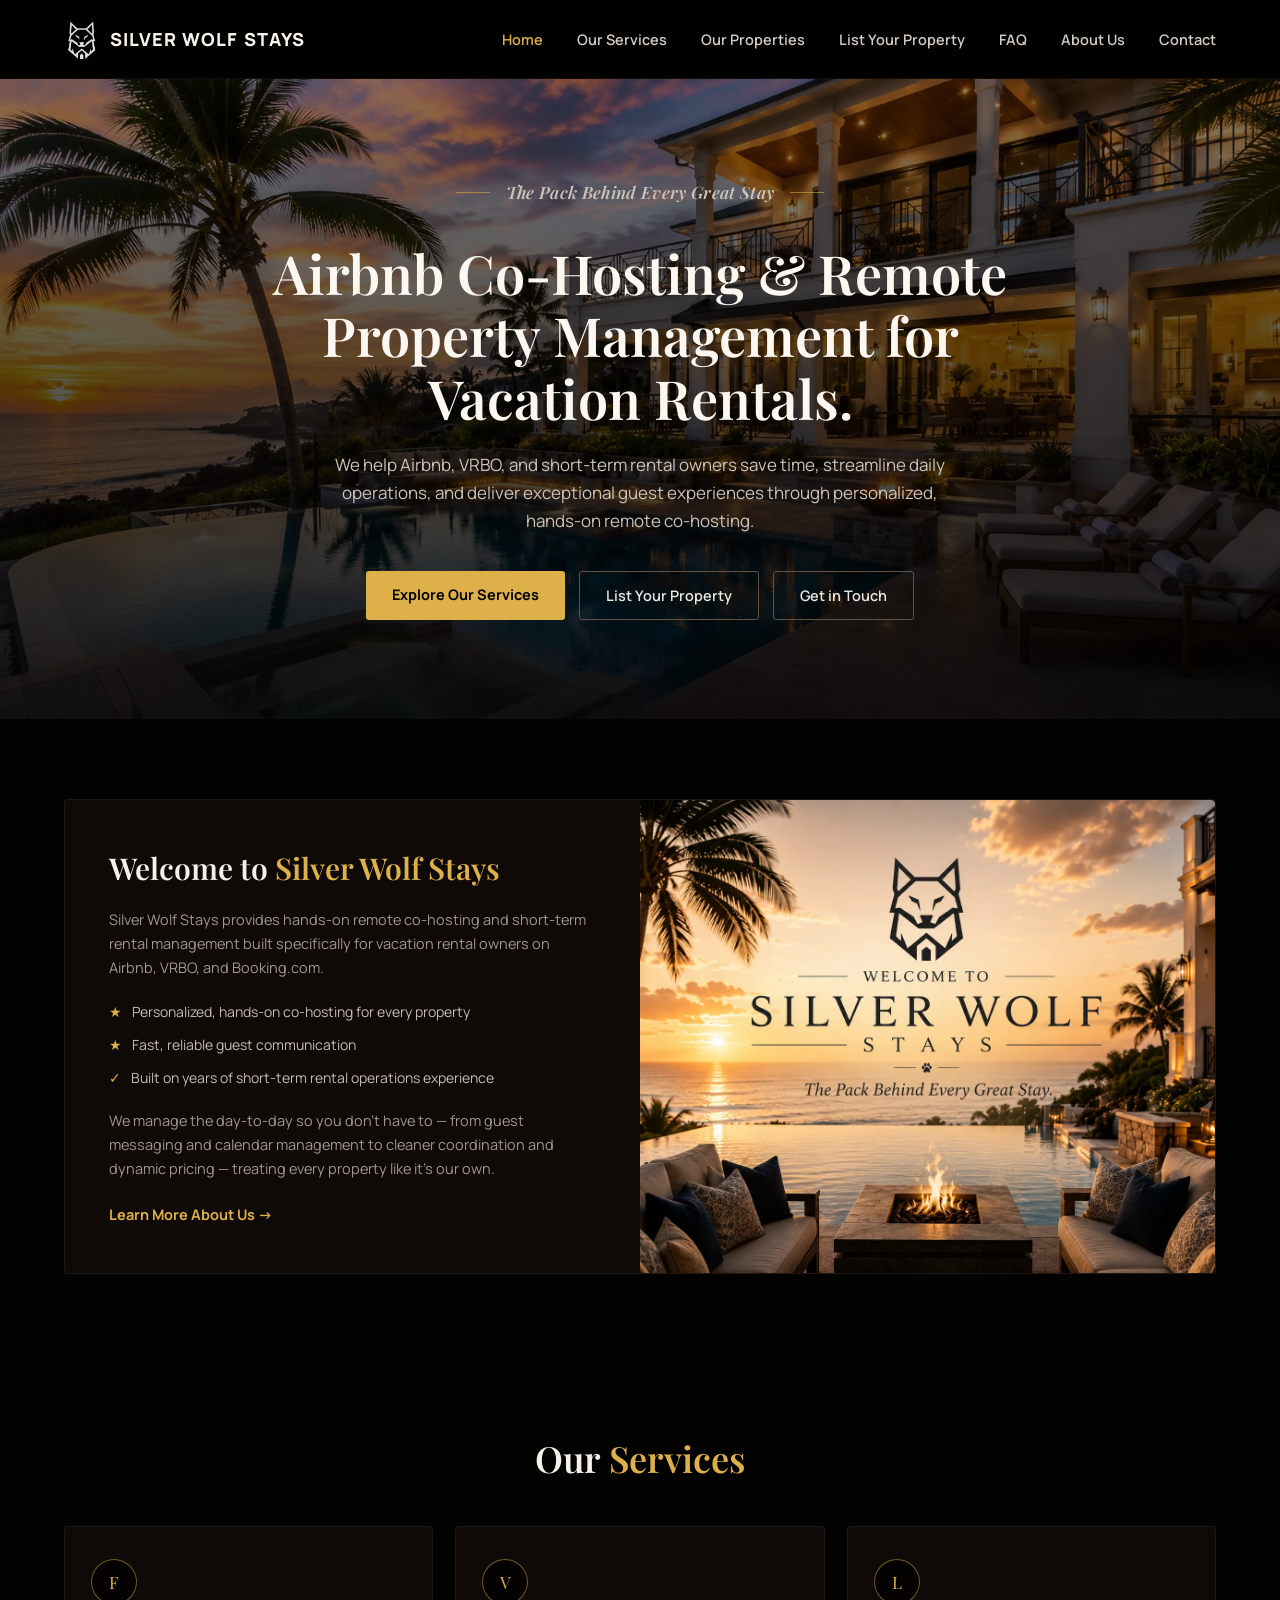
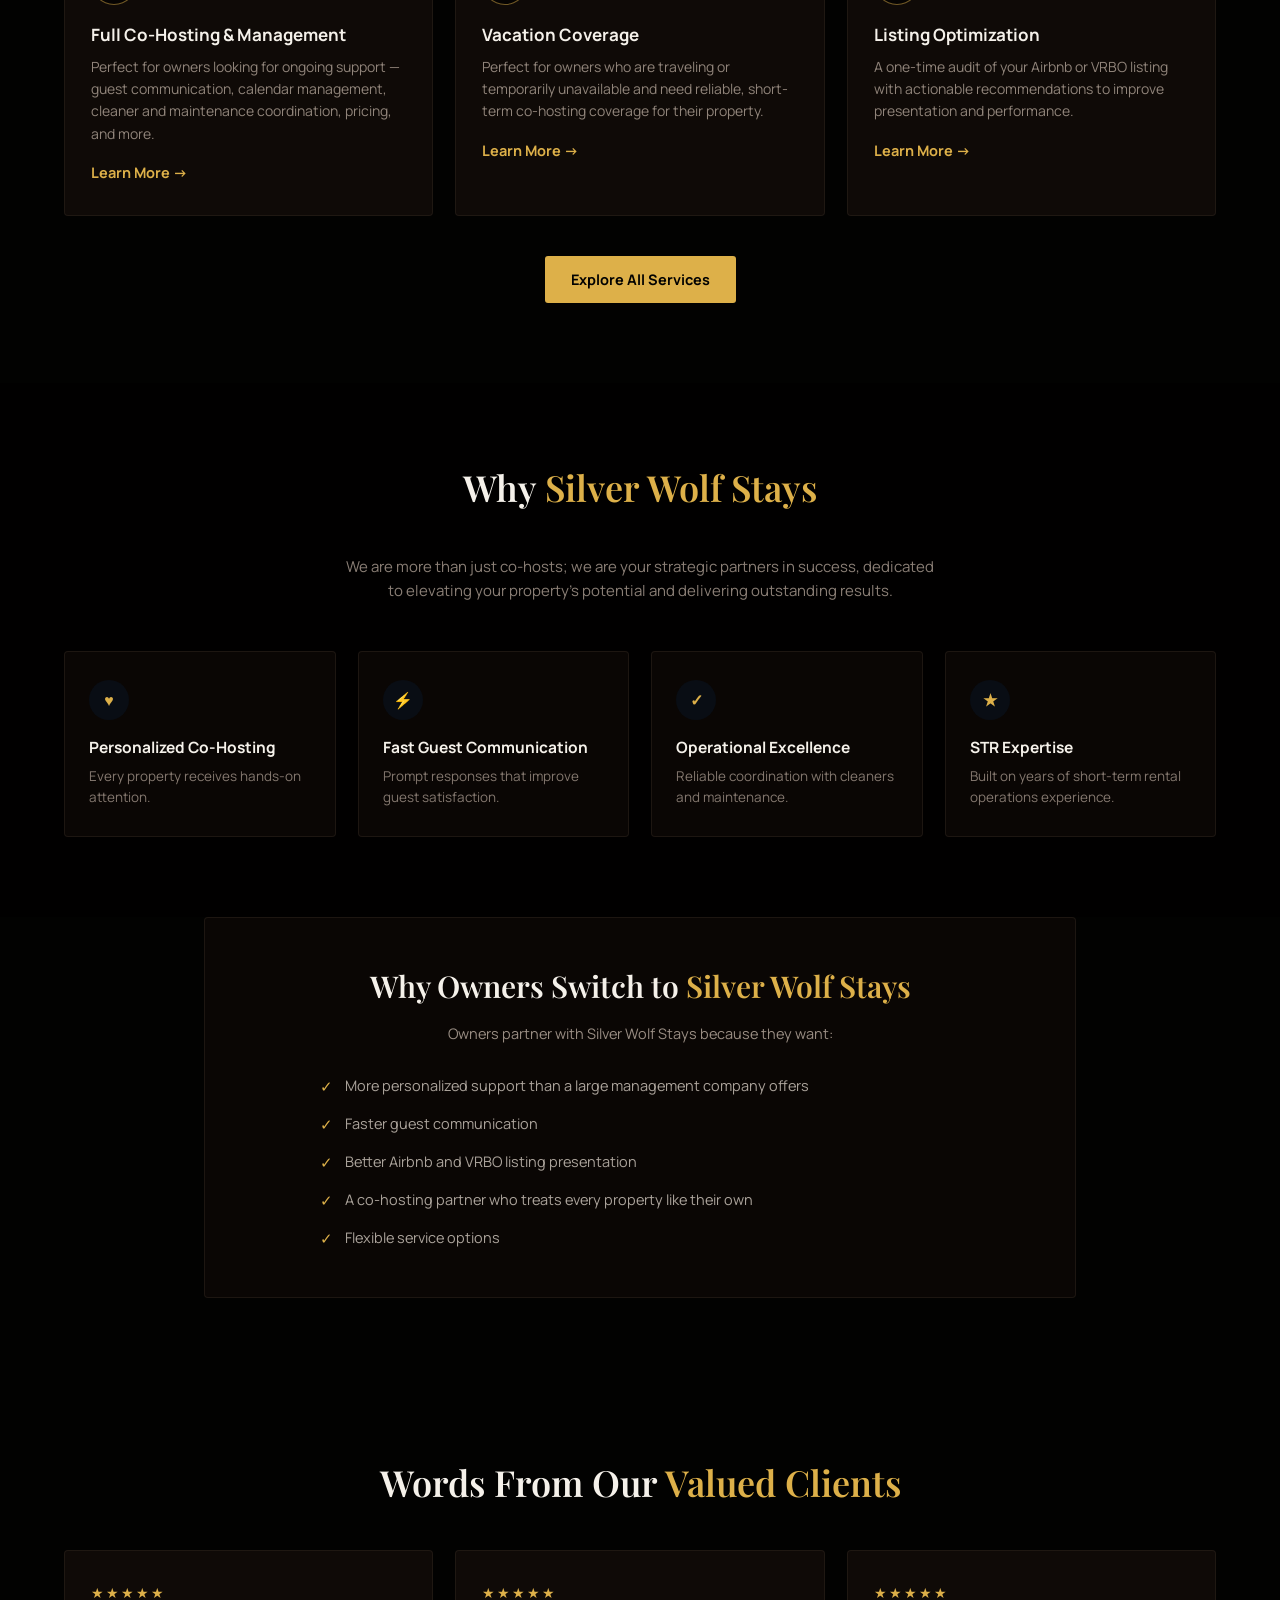
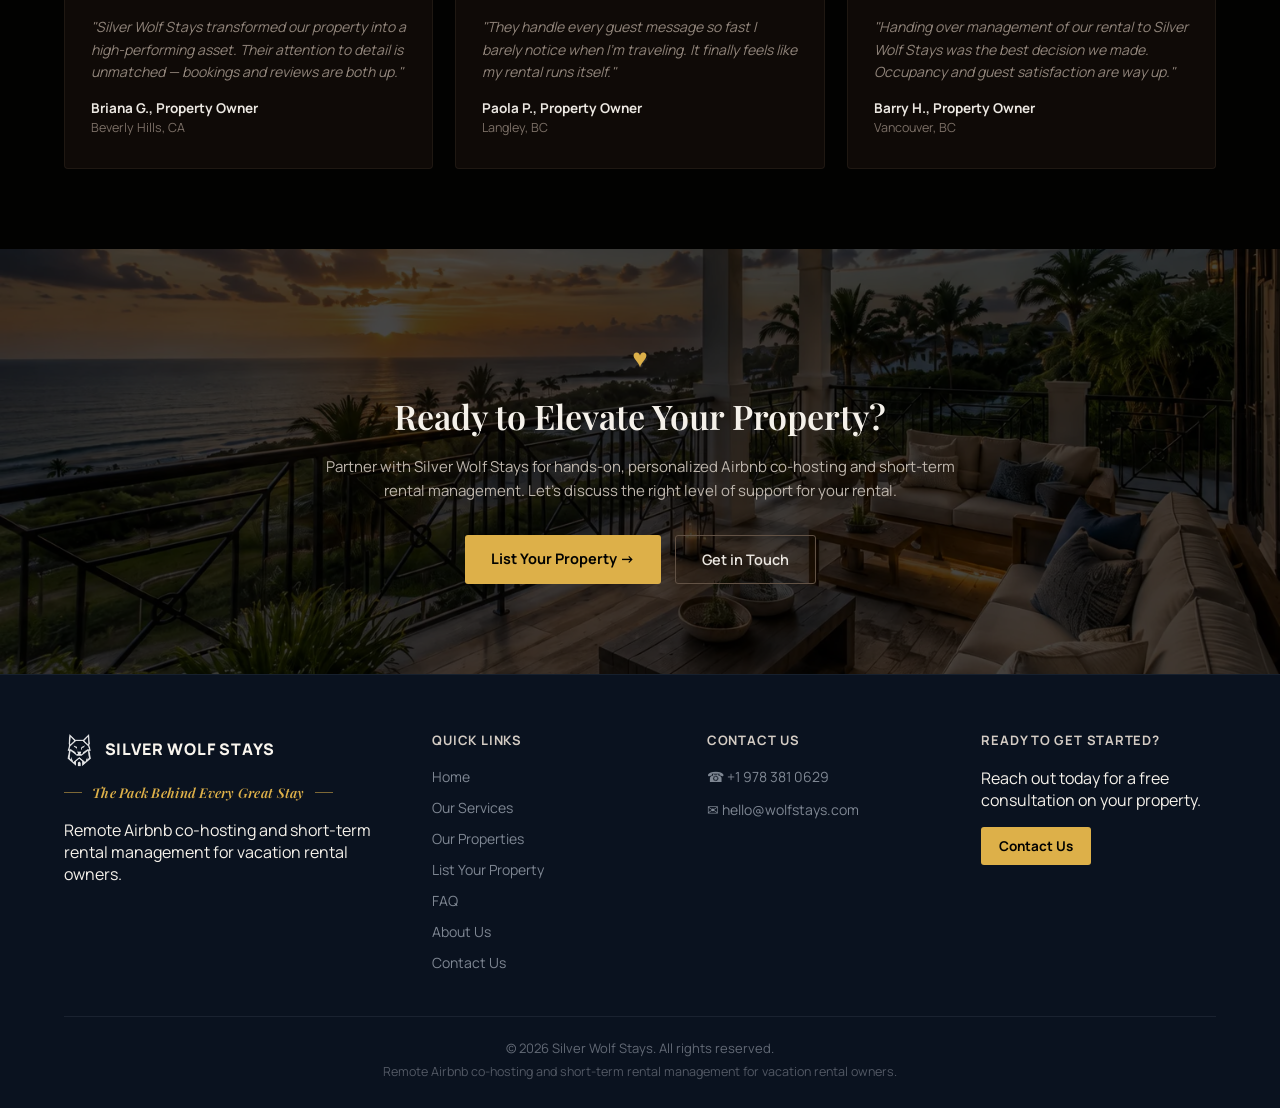
<file: index.html>
<!DOCTYPE html>
<html lang="en">
<head>
<meta charset="utf-8">
<meta name="viewport" content="width=device-width, initial-scale=1">
<meta name="google-site-verification" content="tcAGWUw_fQ9Nf2PHGjEaunMQAn8vTwGRmlUMgM-YWWM">
<title>Airbnb Co-Hosting &amp; Remote Property Management — Silver Wolf Stays</title>
<meta name="description" content="Remote Airbnb co-hosting and short-term rental management for vacation rental owners. Guest communication, calendar management, cleaner coordination, and pricing — handled.">
<link rel="canonical" href="https://wolfstays.com/">

<link rel="icon" href="/favicon.ico" sizes="32x32">
<link rel="icon" href="/images/logo-mark.png" type="image/png">
<link rel="apple-touch-icon" href="/images/logo-mark.png">

<meta property="og:type" content="website">
<meta property="og:site_name" content="Silver Wolf Stays">
<meta property="og:locale" content="en_US">
<meta property="og:url" content="https://wolfstays.com/">
<meta property="og:title" content="Airbnb Co-Hosting &amp; Remote Property Management — Silver Wolf Stays">
<meta property="og:description" content="Remote Airbnb co-hosting and short-term rental management for vacation rental owners.">
<meta property="og:image" content="https://wolfstays.com/images/og-cover.jpg">
<meta property="og:image:width" content="1200">
<meta property="og:image:height" content="630">
<meta property="og:image:alt" content="Silver Wolf Stays — remote vacation rental property management">

<meta name="twitter:card" content="summary_large_image">
<meta name="twitter:title" content="Airbnb Co-Hosting &amp; Remote Property Management — Silver Wolf Stays">
<meta name="twitter:description" content="Remote Airbnb co-hosting and short-term rental management for vacation rental owners.">
<meta name="twitter:image" content="https://wolfstays.com/images/og-cover.jpg">

<link rel="preconnect" href="https://fonts.googleapis.com">
<link rel="preconnect" href="https://fonts.gstatic.com" crossorigin>
<link href="https://fonts.googleapis.com/css2?family=Playfair+Display:wght@500;600;700&family=Manrope:wght@400;500;600;700;800&display=swap" rel="stylesheet">
<link rel="preload" as="image" href="/images/hero-villa-pool.webp" fetchpriority="high">
<link rel="stylesheet" href="css/style.css">

<script type="application/ld+json">
{
  "@context": "https://schema.org",
  "@type": "ProfessionalService",
  "@id": "https://wolfstays.com/#organization",
  "name": "Silver Wolf Stays",
  "alternateName": "Silver Wolf Stays Property Management",
  "url": "https://wolfstays.com/",
  "logo": {
    "@type": "ImageObject",
    "url": "https://wolfstays.com/images/logo-mark.png",
    "width": 242,
    "height": 285
  },
  "image": "https://wolfstays.com/images/hero-villa-pool.webp",
  "description": "Remote Airbnb co-hosting and short-term rental management for vacation rental owners — guest communication, calendar management, cleaner coordination, and pricing.",
  "slogan": "The Pack Behind Every Great Stay",
  "telephone": "+1-978-381-0629",
  "email": "hello@wolfstays.com",
  "priceRange": "$$",
  "serviceType": [
    "Airbnb co-hosting",
    "Short-term rental management",
    "Vacation rental property management",
    "Listing optimization"
  ],
  "contactPoint": {
    "@type": "ContactPoint",
    "telephone": "+1-978-381-0629",
    "email": "hello@wolfstays.com",
    "contactType": "sales",
    "availableLanguage": "English"
  }
}
</script>
<script type="application/ld+json">
{
  "@context": "https://schema.org",
  "@type": "WebSite",
  "@id": "https://wolfstays.com/#website",
  "url": "https://wolfstays.com/",
  "name": "Silver Wolf Stays",
  "publisher": { "@id": "https://wolfstays.com/#organization" },
  "inLanguage": "en-US"
}
</script>
</head>
<body>

<header class="site-header">
  <a href="/" class="brand">
    <img src="images/logo-mark.png" alt="Silver Wolf Stays" class="brand-logo">
    <span class="brand-name">SILVER WOLF STAYS</span>
  </a>
  <nav class="desktop-nav">
    <a href="/" class="active">Home</a>
    <a href="/services">Our Services</a>
    <a href="https://silverwolfstays.directstays.com/" target="_blank" rel="noopener">Our Properties</a>
    <a href="/list-your-property">List Your Property</a>
    <a href="/faq">FAQ</a>
    <a href="/about">About Us</a>
    <a href="/contact">Contact</a>
  </nav>
  <button class="mobile-toggle" aria-label="Toggle menu">☰</button>
</header>
<div class="mobile-nav">
  <a href="/" class="active">Home</a>
  <a href="/services">Our Services</a>
  <a href="https://silverwolfstays.directstays.com/" target="_blank" rel="noopener">Our Properties</a>
  <a href="/list-your-property">List Your Property</a>
  <a href="/faq">FAQ</a>
  <a href="/about">About Us</a>
  <a href="/contact">Contact</a>
</div>

<section class="hero">
  <img src="images/hero-villa-pool.webp" alt="Vacation rental villa with a pool at dusk" class="bg-img" width="1536" height="1024" fetchpriority="high">
  <div class="hero-scrim"></div>
  <div class="hero-content">
    <p class="tagline hero-tagline">The Pack Behind Every Great Stay</p>
    <h1>Airbnb Co-Hosting &amp; Remote Property Management for Vacation Rentals.</h1>
    <p>We help Airbnb, VRBO, and short-term rental owners save time, streamline daily operations, and deliver exceptional guest experiences through personalized, hands-on remote co-hosting.</p>
    <div class="hero-btns">
      <a href="/services" class="btn btn-gold">Explore Our Services</a>
      <a href="/list-your-property" class="btn btn-outline">List Your Property</a>
      <a href="/contact" class="btn btn-outline">Get in Touch</a>
    </div>
  </div>
</section>

<section class="container">
  <div class="welcome-grid">
    <div class="welcome-copy">
      <h2>Welcome to <span class="gold">Silver Wolf Stays</span></h2>
      <p>Silver Wolf Stays provides hands-on remote co-hosting and short-term rental management built specifically for vacation rental owners on Airbnb, VRBO, and Booking.com.</p>
      <div class="welcome-points">
        <div><span class="gold">★</span> Personalized, hands-on co-hosting for every property</div>
        <div><span class="gold">★</span> Fast, reliable guest communication</div>
        <div><span class="gold">✓</span> Built on years of short-term rental operations experience</div>
      </div>
      <p>We manage the day-to-day so you don't have to — from guest messaging and calendar management to cleaner coordination and dynamic pricing — treating every property like it's our own.</p>
      <a href="/about" class="link-arrow">Learn More About Us →</a>
    </div>
    <div class="welcome-photo photo-frame photo-frame-contain">
      <img src="images/welcome-graphic.webp" alt="Silver Wolf Stays remote property management team at work" class="photo-img" width="1536" height="1024" loading="lazy">
    </div>
  </div>
</section>

<section class="container" style="text-align: center;">
  <h2 class="section-title">Our <span class="gold">Services</span></h2>
  <div class="grid-3" style="margin-bottom: 40px;">
    <div class="card card-lg">
      <div class="card-icon-circle">F</div>
      <h3>Full Co-Hosting &amp; Management</h3>
      <p>Perfect for owners looking for ongoing support — guest communication, calendar management, cleaner and maintenance coordination, pricing, and more.</p>
      <a href="/services" class="link-arrow">Learn More →</a>
    </div>
    <div class="card card-lg">
      <div class="card-icon-circle">V</div>
      <h3>Vacation Coverage</h3>
      <p>Perfect for owners who are traveling or temporarily unavailable and need reliable, short-term co-hosting coverage for their property.</p>
      <a href="/services" class="link-arrow">Learn More →</a>
    </div>
    <div class="card card-lg">
      <div class="card-icon-circle">L</div>
      <h3>Listing Optimization</h3>
      <p>A one-time audit of your Airbnb or VRBO listing with actionable recommendations to improve presentation and performance.</p>
      <a href="/services" class="link-arrow">Learn More →</a>
    </div>
  </div>
  <a href="/services" class="btn btn-gold">Explore All Services</a>
</section>

<section class="section-alt">
  <div class="container">
    <h2 class="section-title">Why <span class="gold">Silver Wolf Stays</span></h2>
    <p class="section-lead">We are more than just co-hosts; we are your strategic partners in success, dedicated to elevating your property's potential and delivering outstanding results.</p>
    <div class="grid-3" style="grid-template-columns: repeat(4, 1fr);">
      <div class="card">
        <div class="card-icon-circle-sm">♥</div>
        <h3>Personalized Co-Hosting</h3>
        <p>Every property receives hands-on attention.</p>
      </div>
      <div class="card">
        <div class="card-icon-circle-sm">⚡</div>
        <h3>Fast Guest Communication</h3>
        <p>Prompt responses that improve guest satisfaction.</p>
      </div>
      <div class="card">
        <div class="card-icon-circle-sm">✓</div>
        <h3>Operational Excellence</h3>
        <p>Reliable coordination with cleaners and maintenance.</p>
      </div>
      <div class="card">
        <div class="card-icon-circle-sm">★</div>
        <h3>STR Expertise</h3>
        <p>Built on years of short-term rental operations experience.</p>
      </div>
    </div>
  </div>
</section>

<section class="section-tight" style="max-width: 1000px; margin: 0 auto;">
  <div class="panel" style="padding: 48px 40px; text-align: center;">
    <h2 style="font-family: var(--font-serif); font-size: clamp(24px, 3vw, 30px); margin: 0 0 30px; font-weight: 600;">Why Owners Switch to <span class="gold">Silver Wolf Stays</span></h2>
    <p style="font-size: 14.5px; color: var(--text-muted-2); max-width: 560px; margin: -14px auto 30px; line-height: 1.6;">Owners partner with Silver Wolf Stays because they want:</p>
    <div class="checklist">
      <div><span class="mark">✓</span><span class="txt">More personalized support than a large management company offers</span></div>
      <div><span class="mark">✓</span><span class="txt">Faster guest communication</span></div>
      <div><span class="mark">✓</span><span class="txt">Better Airbnb and VRBO listing presentation</span></div>
      <div><span class="mark">✓</span><span class="txt">A co-hosting partner who treats every property like their own</span></div>
      <div><span class="mark">✓</span><span class="txt">Flexible service options</span></div>
    </div>
  </div>
</section>

<section class="container" style="text-align: center;">
  <h2 class="section-title">Words From Our <span class="gold">Valued Clients</span></h2>
  <div class="grid-3">
    <div class="card card-lg">
      <div class="testimonial-stars">★★★★★</div>
      <p class="testimonial-quote">"Silver Wolf Stays transformed our property into a high-performing asset. Their attention to detail is unmatched — bookings and reviews are both up."</p>
      <div class="testimonial-name">Briana G., Property Owner</div>
      <div class="testimonial-loc">Beverly Hills, CA</div>
    </div>
    <div class="card card-lg">
      <div class="testimonial-stars">★★★★★</div>
      <p class="testimonial-quote">"They handle every guest message so fast I barely notice when I'm traveling. It finally feels like my rental runs itself."</p>
      <div class="testimonial-name">Paola P., Property Owner</div>
      <div class="testimonial-loc">Langley, BC</div>
    </div>
    <div class="card card-lg">
      <div class="testimonial-stars">★★★★★</div>
      <p class="testimonial-quote">"Handing over management of our rental to Silver Wolf Stays was the best decision we made. Occupancy and guest satisfaction are way up."</p>
      <div class="testimonial-name">Barry H., Property Owner</div>
      <div class="testimonial-loc">Vancouver, BC</div>
    </div>
  </div>
</section>

<section class="cta-banner">
  <img src="images/villa-alt.webp" alt="" role="presentation" class="bg-img" width="1536" height="1024" loading="lazy">
  <div class="cta-banner-scrim"></div>
  <div class="cta-banner-content">
    <div class="cta-icon">♥</div>
    <h2>Ready to Elevate Your Property?</h2>
    <p>Partner with Silver Wolf Stays for hands-on, personalized Airbnb co-hosting and short-term rental management. Let's discuss the right level of support for your rental.</p>
    <div class="cta-btns">
      <a href="/list-your-property" class="btn btn-gold">List Your Property →</a>
      <a href="/contact" class="btn btn-outline">Get in Touch</a>
    </div>
  </div>
</section>

<footer class="site-footer">
  <div class="footer-grid">
    <div>
      <div class="footer-brand">
        <img src="images/logo-mark.png" alt="Silver Wolf Stays" class="footer-brand-logo">
        <span class="footer-brand-name">SILVER WOLF STAYS</span>
      </div>
      <p class="tagline footer-tagline">The Pack Behind Every Great Stay</p>
      <p>Remote Airbnb co-hosting and short-term rental management for vacation rental owners.</p>
    </div>
    <div>
      <div class="footer-heading">Quick Links</div>
      <div class="footer-links">
        <a href="/">Home</a>
        <a href="/services">Our Services</a>
        <a href="https://silverwolfstays.directstays.com/" target="_blank" rel="noopener">Our Properties</a>
        <a href="/list-your-property">List Your Property</a>
        <a href="/faq">FAQ</a>
        <a href="/about">About Us</a>
        <a href="/contact">Contact Us</a>
      </div>
    </div>
    <div>
      <div class="footer-heading">Contact Us</div>
      <div class="footer-contact">
        <div>☎ <a href="tel:+19783810629">+1 978 381 0629</a></div>
        <div>✉ <a href="mailto:hello@wolfstays.com">hello@wolfstays.com</a></div>
      </div>
    </div>
    <div>
      <div class="footer-heading">Ready to Get Started?</div>
      <p>Reach out today for a free consultation on your property.</p>
      <a href="/contact" class="btn btn-gold" style="padding: 10px 18px; font-size: 13.5px;">Contact Us</a>
    </div>
  </div>
  <div class="footer-bottom">
    <span>© 2026 Silver Wolf Stays. All rights reserved.</span>
    <span>Remote Airbnb co-hosting and short-term rental management for vacation rental owners.</span>
  </div>
</footer>

<script src="js/main.js"></script>
</body>
</html>
</file>
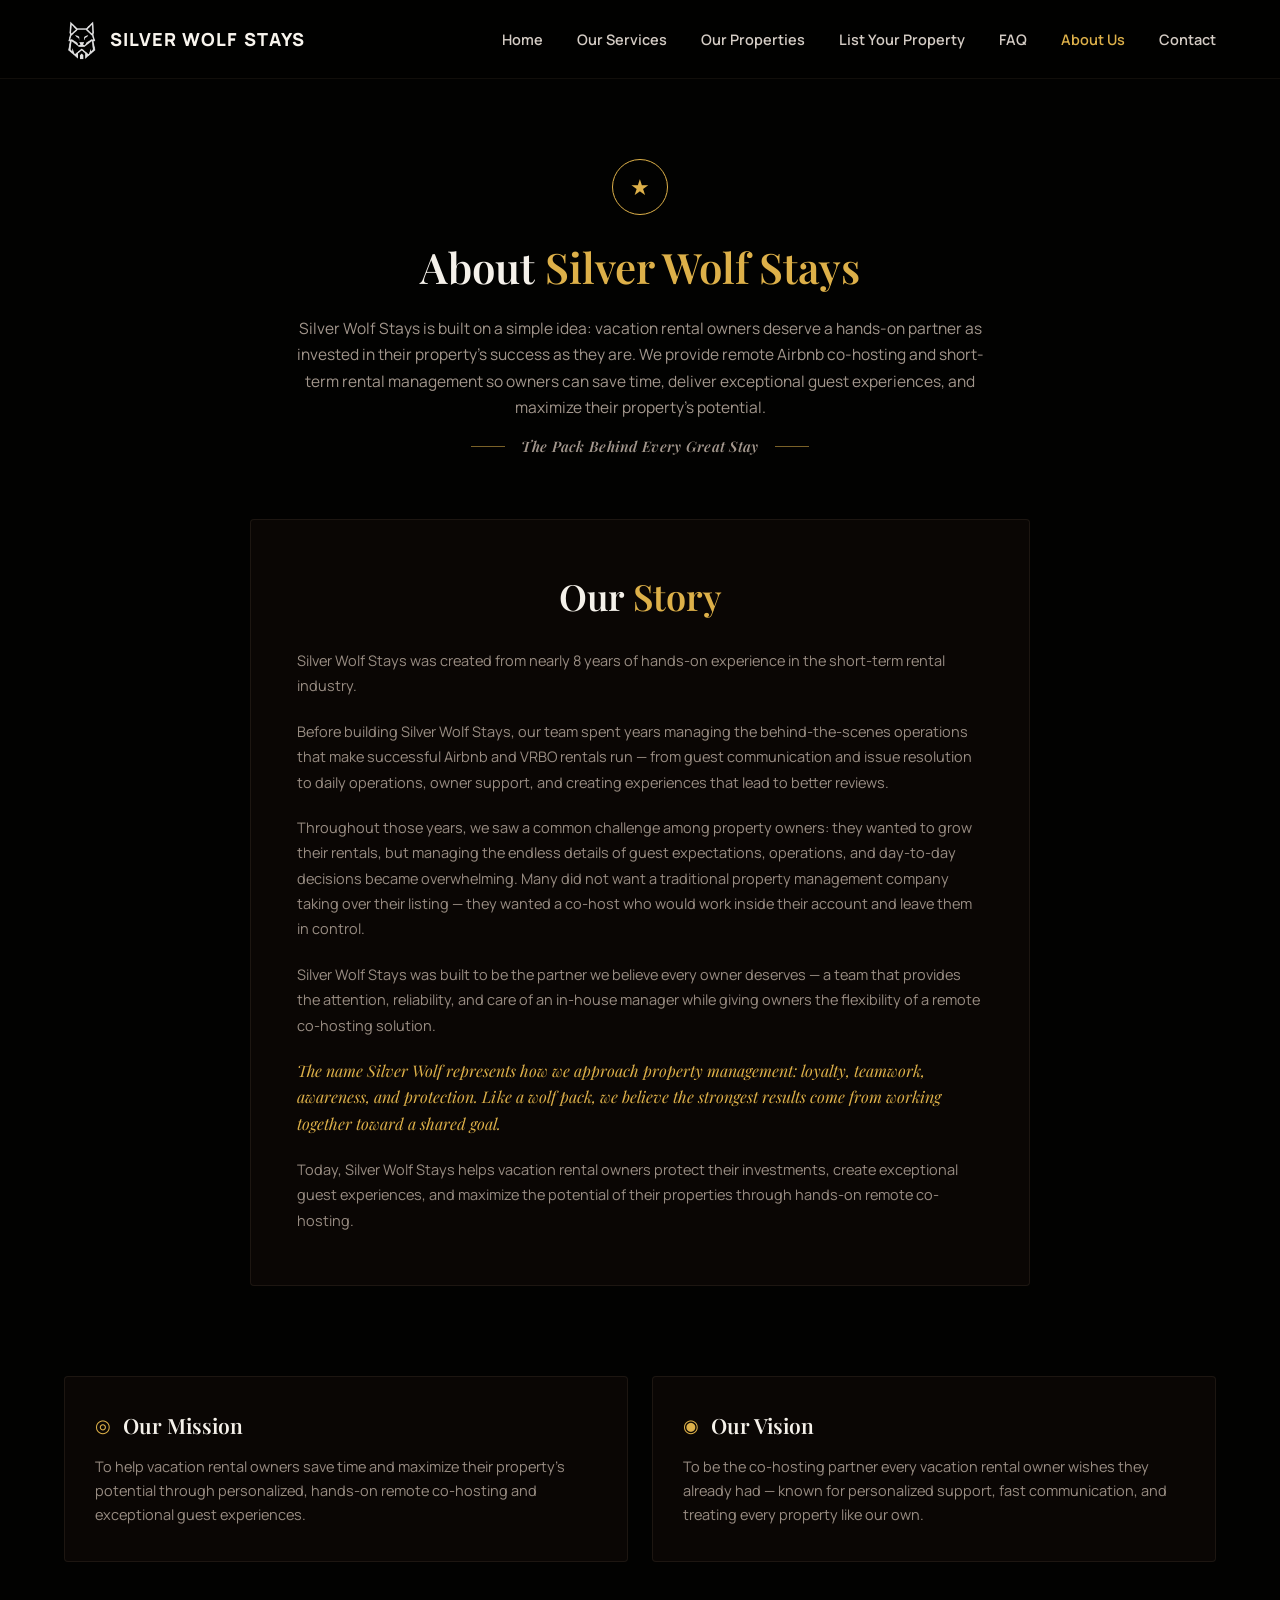
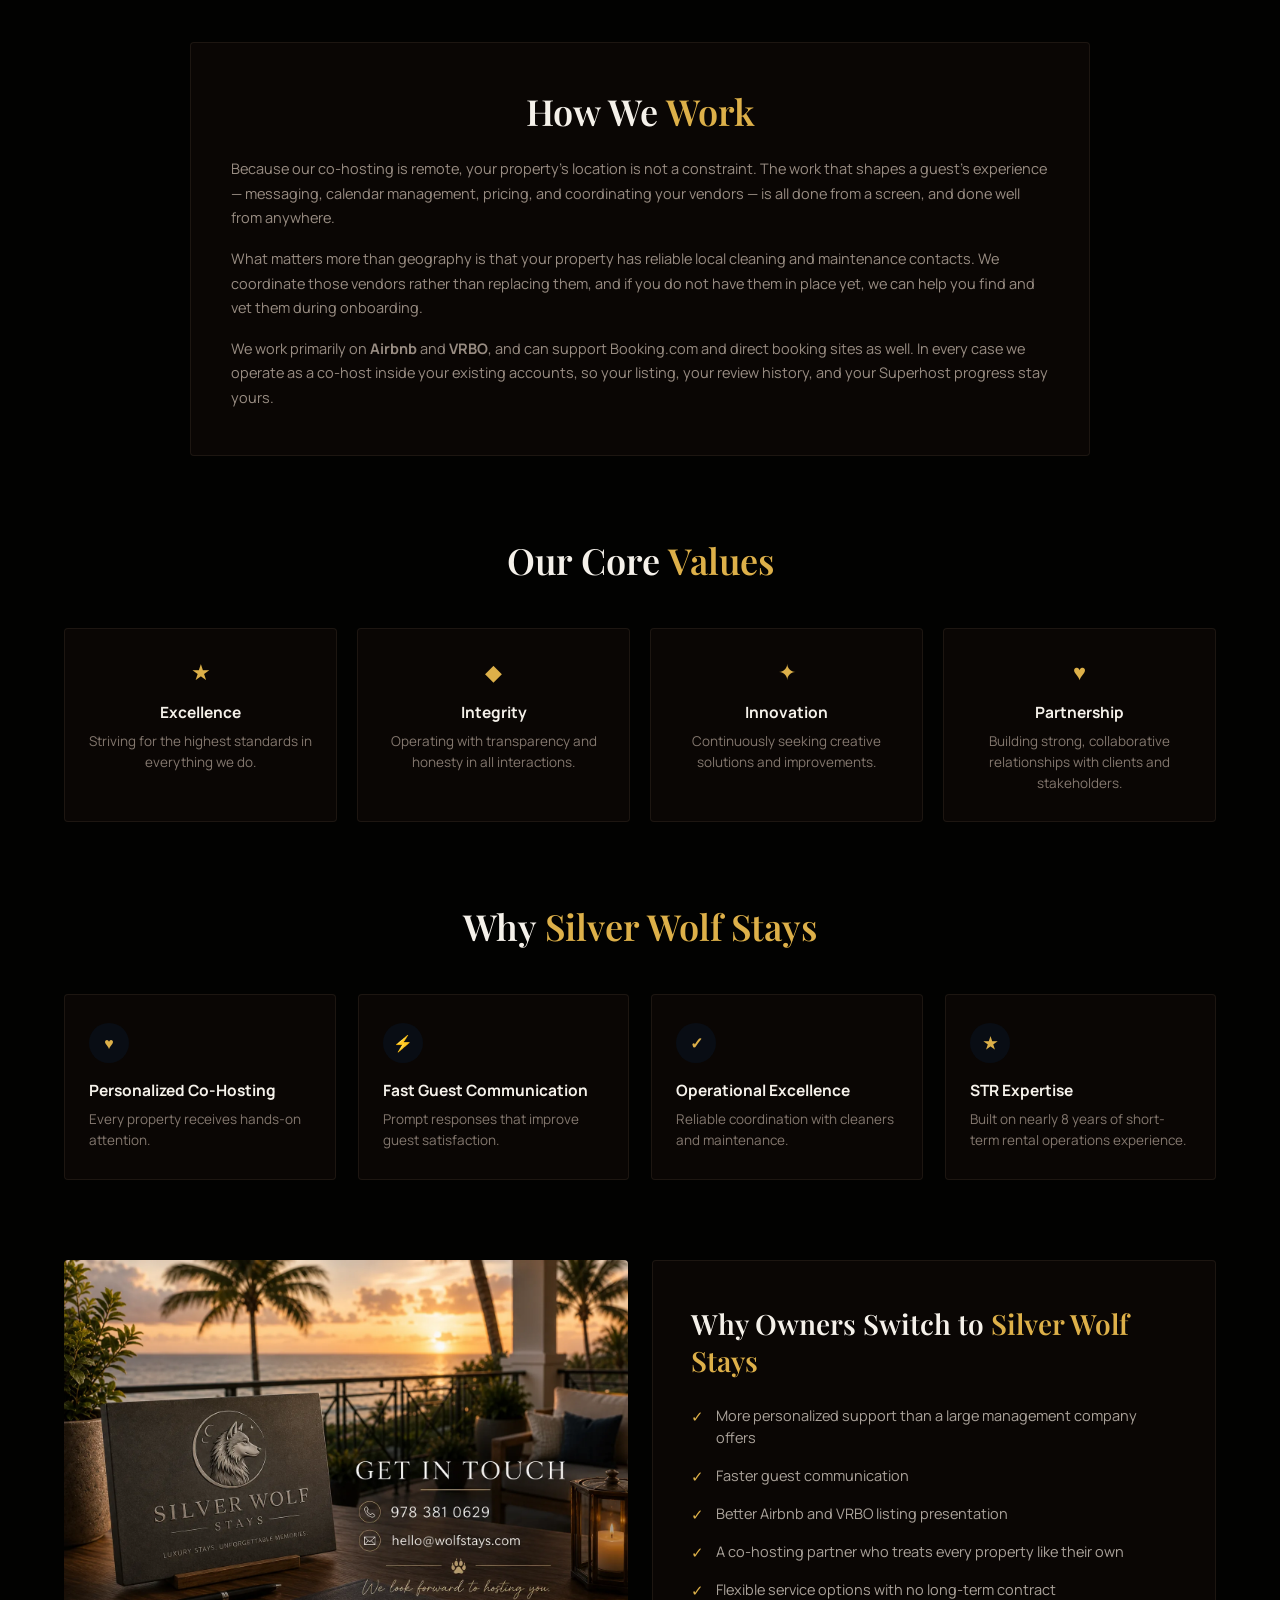
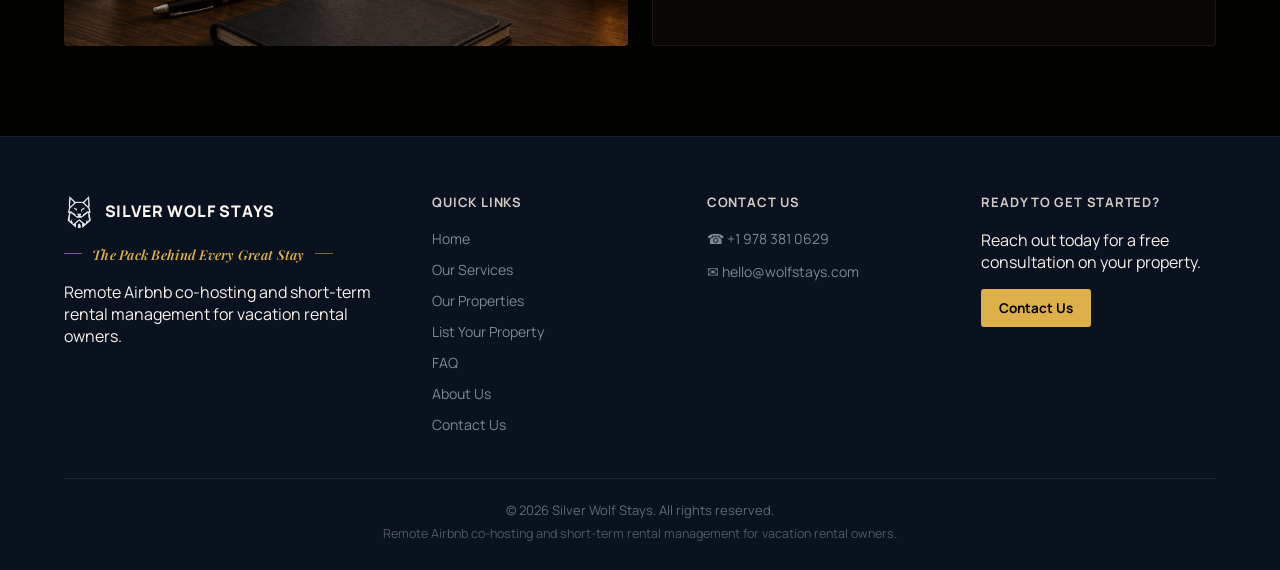
<file: about.html>
<!DOCTYPE html>
<html lang="en">
<head>
<meta charset="utf-8">
<meta name="viewport" content="width=device-width, initial-scale=1">
<title>About Us — Airbnb Co-Hosting Team | Silver Wolf Stays</title>
<meta name="description" content="Silver Wolf Stays was built on nearly 8 years of short-term rental operations experience. We provide remote Airbnb co-hosting for vacation rental owners.">
<link rel="canonical" href="https://wolfstays.com/about">

<link rel="icon" href="/favicon.ico" sizes="32x32">
<link rel="icon" href="/images/logo-mark.png" type="image/png">
<link rel="apple-touch-icon" href="/images/logo-mark.png">

<meta property="og:type" content="website">
<meta property="og:site_name" content="Silver Wolf Stays">
<meta property="og:locale" content="en_US">
<meta property="og:url" content="https://wolfstays.com/about">
<meta property="og:title" content="About Us — Airbnb Co-Hosting Team | Silver Wolf Stays">
<meta property="og:description" content="Built on nearly 8 years of short-term rental operations experience. Remote Airbnb co-hosting for vacation rental owners.">
<meta property="og:image" content="https://wolfstays.com/images/og-cover.jpg">
<meta property="og:image:width" content="1200">
<meta property="og:image:height" content="630">
<meta property="og:image:alt" content="Silver Wolf Stays — remote vacation rental property management">

<meta name="twitter:card" content="summary_large_image">
<meta name="twitter:title" content="About Us — Airbnb Co-Hosting Team | Silver Wolf Stays">
<meta name="twitter:description" content="Built on nearly 8 years of short-term rental operations experience. Remote Airbnb co-hosting for vacation rental owners.">
<meta name="twitter:image" content="https://wolfstays.com/images/og-cover.jpg">

<link rel="preconnect" href="https://fonts.googleapis.com">
<link rel="preconnect" href="https://fonts.gstatic.com" crossorigin>
<link href="https://fonts.googleapis.com/css2?family=Playfair+Display:wght@500;600;700&family=Manrope:wght@400;500;600;700;800&display=swap" rel="stylesheet">
<link rel="stylesheet" href="css/style.css">
<style>
  @media (max-width: 640px) {
    .values-grid { grid-template-columns: 1fr 1fr !important; }
  }
</style>

<script type="application/ld+json">
{
  "@context": "https://schema.org",
  "@type": "ProfessionalService",
  "@id": "https://wolfstays.com/#organization",
  "name": "Silver Wolf Stays",
  "alternateName": "Silver Wolf Stays Property Management",
  "url": "https://wolfstays.com/",
  "logo": {
    "@type": "ImageObject",
    "url": "https://wolfstays.com/images/logo-mark.png",
    "width": 242,
    "height": 285
  },
  "image": "https://wolfstays.com/images/hero-villa-pool.webp",
  "description": "Remote Airbnb co-hosting and short-term rental management for vacation rental owners — guest communication, calendar management, cleaner coordination, and pricing.",
  "slogan": "The Pack Behind Every Great Stay",
  "telephone": "+1-978-381-0629",
  "email": "hello@wolfstays.com",
  "priceRange": "$$",
  "serviceType": [
    "Airbnb co-hosting",
    "Short-term rental management",
    "Vacation rental property management",
    "Listing optimization"
  ],
  "contactPoint": {
    "@type": "ContactPoint",
    "telephone": "+1-978-381-0629",
    "email": "hello@wolfstays.com",
    "contactType": "sales",
    "availableLanguage": "English"
  }
}
</script>
<script type="application/ld+json">
{
  "@context": "https://schema.org",
  "@type": "WebSite",
  "@id": "https://wolfstays.com/#website",
  "url": "https://wolfstays.com/",
  "name": "Silver Wolf Stays",
  "publisher": { "@id": "https://wolfstays.com/#organization" },
  "inLanguage": "en-US"
}
</script>
</head>
<body>

<header class="site-header">
  <a href="/" class="brand">
    <img src="images/logo-mark.png" alt="Silver Wolf Stays" class="brand-logo">
    <span class="brand-name">SILVER WOLF STAYS</span>
  </a>
  <nav class="desktop-nav">
    <a href="/">Home</a>
    <a href="/services">Our Services</a>
    <a href="https://silverwolfstays.directstays.com/" target="_blank" rel="noopener">Our Properties</a>
    <a href="/list-your-property">List Your Property</a>
    <a href="/faq">FAQ</a>
    <a href="/about" class="active">About Us</a>
    <a href="/contact">Contact</a>
  </nav>
  <button class="mobile-toggle" aria-label="Toggle menu">☰</button>
</header>
<div class="mobile-nav">
  <a href="/">Home</a>
  <a href="/services">Our Services</a>
  <a href="https://silverwolfstays.directstays.com/" target="_blank" rel="noopener">Our Properties</a>
  <a href="/list-your-property">List Your Property</a>
  <a href="/faq">FAQ</a>
  <a href="/about" class="active">About Us</a>
  <a href="/contact">Contact</a>
</div>

<section class="page-hero narrow-md container">
  <div class="page-hero-icon">★</div>
  <h1>About <span class="gold">Silver Wolf Stays</span></h1>
  <p>Silver Wolf Stays is built on a simple idea: vacation rental owners deserve a hands-on partner as invested in their property's success as they are. We provide remote Airbnb co-hosting and short-term rental management so owners can save time, deliver exceptional guest experiences, and maximize their property's potential.</p>
  <p class="tagline">The Pack Behind Every Great Stay</p>
</section>

<section class="section-tight container" style="padding-bottom: 90px;">
  <div class="panel" style="max-width: 780px; margin: 0 auto; padding: 52px 46px;">
    <h2 class="section-title" style="margin-bottom: 28px;">Our <span class="gold">Story</span></h2>
    <div style="font-size: 14.5px; line-height: 1.75; color: var(--text-muted-2); display: flex; flex-direction: column; gap: 20px;">
      <p style="margin: 0;">Silver Wolf Stays was created from nearly 8 years of hands-on experience in the short-term rental industry.</p>
      <p style="margin: 0;">Before building Silver Wolf Stays, our team spent years managing the behind-the-scenes operations that make successful Airbnb and VRBO rentals run — from guest communication and issue resolution to daily operations, owner support, and creating experiences that lead to better reviews.</p>
      <p style="margin: 0;">Throughout those years, we saw a common challenge among property owners: they wanted to grow their rentals, but managing the endless details of guest expectations, operations, and day-to-day decisions became overwhelming. Many did not want a traditional property management company taking over their listing — they wanted a co-host who would work inside their account and leave them in control.</p>
      <p style="margin: 0;">Silver Wolf Stays was built to be the partner we believe every owner deserves — a team that provides the attention, reliability, and care of an in-house manager while giving owners the flexibility of a remote co-hosting solution.</p>
      <p class="gold" style="margin: 0; font-family: var(--font-serif); font-style: italic; font-size: 16px; line-height: 1.65;">The name Silver Wolf represents how we approach property management: loyalty, teamwork, awareness, and protection. Like a wolf pack, we believe the strongest results come from working together toward a shared goal.</p>
      <p style="margin: 0;">Today, Silver Wolf Stays helps vacation rental owners protect their investments, create exceptional guest experiences, and maximize the potential of their properties through hands-on remote co-hosting.</p>
    </div>
  </div>
</section>

<section class="section-tight container">
  <div class="grid-2">
    <div class="card" style="padding: 34px 30px;">
      <div style="display: flex; align-items: center; gap: 12px; margin-bottom: 16px;">
        <span class="gold" style="font-size: 18px;">◎</span>
        <h2 style="font-family: var(--font-serif); font-size: 21px; margin: 0; font-weight: 600;">Our Mission</h2>
      </div>
      <p style="font-size: 14.5px; line-height: 1.65; color: var(--text-muted-2); margin: 0;">To help vacation rental owners save time and maximize their property's potential through personalized, hands-on remote co-hosting and exceptional guest experiences.</p>
    </div>
    <div class="card" style="padding: 34px 30px;">
      <div style="display: flex; align-items: center; gap: 12px; margin-bottom: 16px;">
        <span class="gold" style="font-size: 18px;">◉</span>
        <h2 style="font-family: var(--font-serif); font-size: 21px; margin: 0; font-weight: 600;">Our Vision</h2>
      </div>
      <p style="font-size: 14.5px; line-height: 1.65; color: var(--text-muted-2); margin: 0;">To be the co-hosting partner every vacation rental owner wishes they already had — known for personalized support, fast communication, and treating every property like our own.</p>
    </div>
  </div>
</section>

<section class="section-tight container">
  <div class="panel" style="max-width: 900px; margin: 0 auto; padding: 44px 40px;">
    <h2 class="section-title" style="margin-bottom: 22px;">How We <span class="gold">Work</span></h2>
    <div style="font-size: 14.5px; line-height: 1.7; color: var(--text-muted-2); display: flex; flex-direction: column; gap: 16px;">
      <p style="margin: 0;">Because our co-hosting is remote, your property's location is not a constraint. The work that shapes a guest's experience — messaging, calendar management, pricing, and coordinating your vendors — is all done from a screen, and done well from anywhere.</p>
      <p style="margin: 0;">What matters more than geography is that your property has reliable local cleaning and maintenance contacts. We coordinate those vendors rather than replacing them, and if you do not have them in place yet, we can help you find and vet them during onboarding.</p>
      <p style="margin: 0;">We work primarily on <strong>Airbnb</strong> and <strong>VRBO</strong>, and can support Booking.com and direct booking sites as well. In every case we operate as a co-host inside your existing accounts, so your listing, your review history, and your Superhost progress stay yours.</p>
    </div>
  </div>
</section>

<section class="section-tight container" style="text-align: center;">
  <h2 class="section-title">Our Core <span class="gold">Values</span></h2>
  <div class="grid-4 values-grid">
    <div class="card" style="padding: 28px 22px;">
      <div class="gold" style="font-size: 22px; margin-bottom: 14px;">★</div>
      <h3 style="font-size: 15.5px; margin: 0 0 8px;">Excellence</h3>
      <p>Striving for the highest standards in everything we do.</p>
    </div>
    <div class="card" style="padding: 28px 22px;">
      <div class="gold" style="font-size: 22px; margin-bottom: 14px;">◆</div>
      <h3 style="font-size: 15.5px; margin: 0 0 8px;">Integrity</h3>
      <p>Operating with transparency and honesty in all interactions.</p>
    </div>
    <div class="card" style="padding: 28px 22px;">
      <div class="gold" style="font-size: 22px; margin-bottom: 14px;">✦</div>
      <h3 style="font-size: 15.5px; margin: 0 0 8px;">Innovation</h3>
      <p>Continuously seeking creative solutions and improvements.</p>
    </div>
    <div class="card" style="padding: 28px 22px;">
      <div class="gold" style="font-size: 22px; margin-bottom: 14px;">♥</div>
      <h3 style="font-size: 15.5px; margin: 0 0 8px;">Partnership</h3>
      <p>Building strong, collaborative relationships with clients and stakeholders.</p>
    </div>
  </div>
</section>

<section class="section-tight container" style="text-align: center;">
  <h2 class="section-title">Why <span class="gold">Silver Wolf Stays</span></h2>
  <div class="grid-3" style="grid-template-columns: repeat(4, 1fr);">
    <div class="card">
      <div class="card-icon-circle-sm">♥</div>
      <h3>Personalized Co-Hosting</h3>
      <p>Every property receives hands-on attention.</p>
    </div>
    <div class="card">
      <div class="card-icon-circle-sm">⚡</div>
      <h3>Fast Guest Communication</h3>
      <p>Prompt responses that improve guest satisfaction.</p>
    </div>
    <div class="card">
      <div class="card-icon-circle-sm">✓</div>
      <h3>Operational Excellence</h3>
      <p>Reliable coordination with cleaners and maintenance.</p>
    </div>
    <div class="card">
      <div class="card-icon-circle-sm">★</div>
      <h3>STR Expertise</h3>
      <p>Built on nearly 8 years of short-term rental operations experience.</p>
    </div>
  </div>
</section>

<section class="section-tight container" style="padding-bottom: 90px;">
  <div class="grid-2" style="align-items: stretch;">
    <div class="photo-frame photo-frame-contain" style="min-height: 320px;">
      <img src="images/about-brand.webp" alt="Silver Wolf Stays brand mark" class="photo-img" width="1536" height="1024" loading="lazy">
    </div>
    <div class="panel" style="padding: 44px 38px; display: flex; flex-direction: column; justify-content: center;">
      <h2 style="font-family: var(--font-serif); font-size: clamp(24px, 3vw, 28px); margin: 0 0 26px; font-weight: 600;">Why Owners Switch to <span class="gold">Silver Wolf Stays</span></h2>
      <div class="checklist" style="margin: 0;">
        <div><span class="mark">✓</span><span class="txt">More personalized support than a large management company offers</span></div>
        <div><span class="mark">✓</span><span class="txt">Faster guest communication</span></div>
        <div><span class="mark">✓</span><span class="txt">Better Airbnb and VRBO listing presentation</span></div>
        <div><span class="mark">✓</span><span class="txt">A co-hosting partner who treats every property like their own</span></div>
        <div><span class="mark">✓</span><span class="txt">Flexible service options with no long-term contract</span></div>
      </div>
    </div>
  </div>
</section>

<footer class="site-footer">
  <div class="footer-grid">
    <div>
      <div class="footer-brand">
        <img src="images/logo-mark.png" alt="Silver Wolf Stays" class="footer-brand-logo">
        <span class="footer-brand-name">SILVER WOLF STAYS</span>
      </div>
      <p class="tagline footer-tagline">The Pack Behind Every Great Stay</p>
      <p>Remote Airbnb co-hosting and short-term rental management for vacation rental owners.</p>
    </div>
    <div>
      <div class="footer-heading">Quick Links</div>
      <div class="footer-links">
        <a href="/">Home</a>
        <a href="/services">Our Services</a>
        <a href="https://silverwolfstays.directstays.com/" target="_blank" rel="noopener">Our Properties</a>
        <a href="/list-your-property">List Your Property</a>
        <a href="/faq">FAQ</a>
        <a href="/about">About Us</a>
        <a href="/contact">Contact Us</a>
      </div>
    </div>
    <div>
      <div class="footer-heading">Contact Us</div>
      <div class="footer-contact">
        <div>☎ <a href="tel:+19783810629">+1 978 381 0629</a></div>
        <div>✉ <a href="mailto:hello@wolfstays.com">hello@wolfstays.com</a></div>
      </div>
    </div>
    <div>
      <div class="footer-heading">Ready to Get Started?</div>
      <p>Reach out today for a free consultation on your property.</p>
      <a href="/contact" class="btn btn-gold" style="padding: 10px 18px; font-size: 13.5px;">Contact Us</a>
    </div>
  </div>
  <div class="footer-bottom">
    <span>© 2026 Silver Wolf Stays. All rights reserved.</span>
    <span>Remote Airbnb co-hosting and short-term rental management for vacation rental owners.</span>
  </div>
</footer>

<script src="js/main.js"></script>
</body>
</html>
</file>
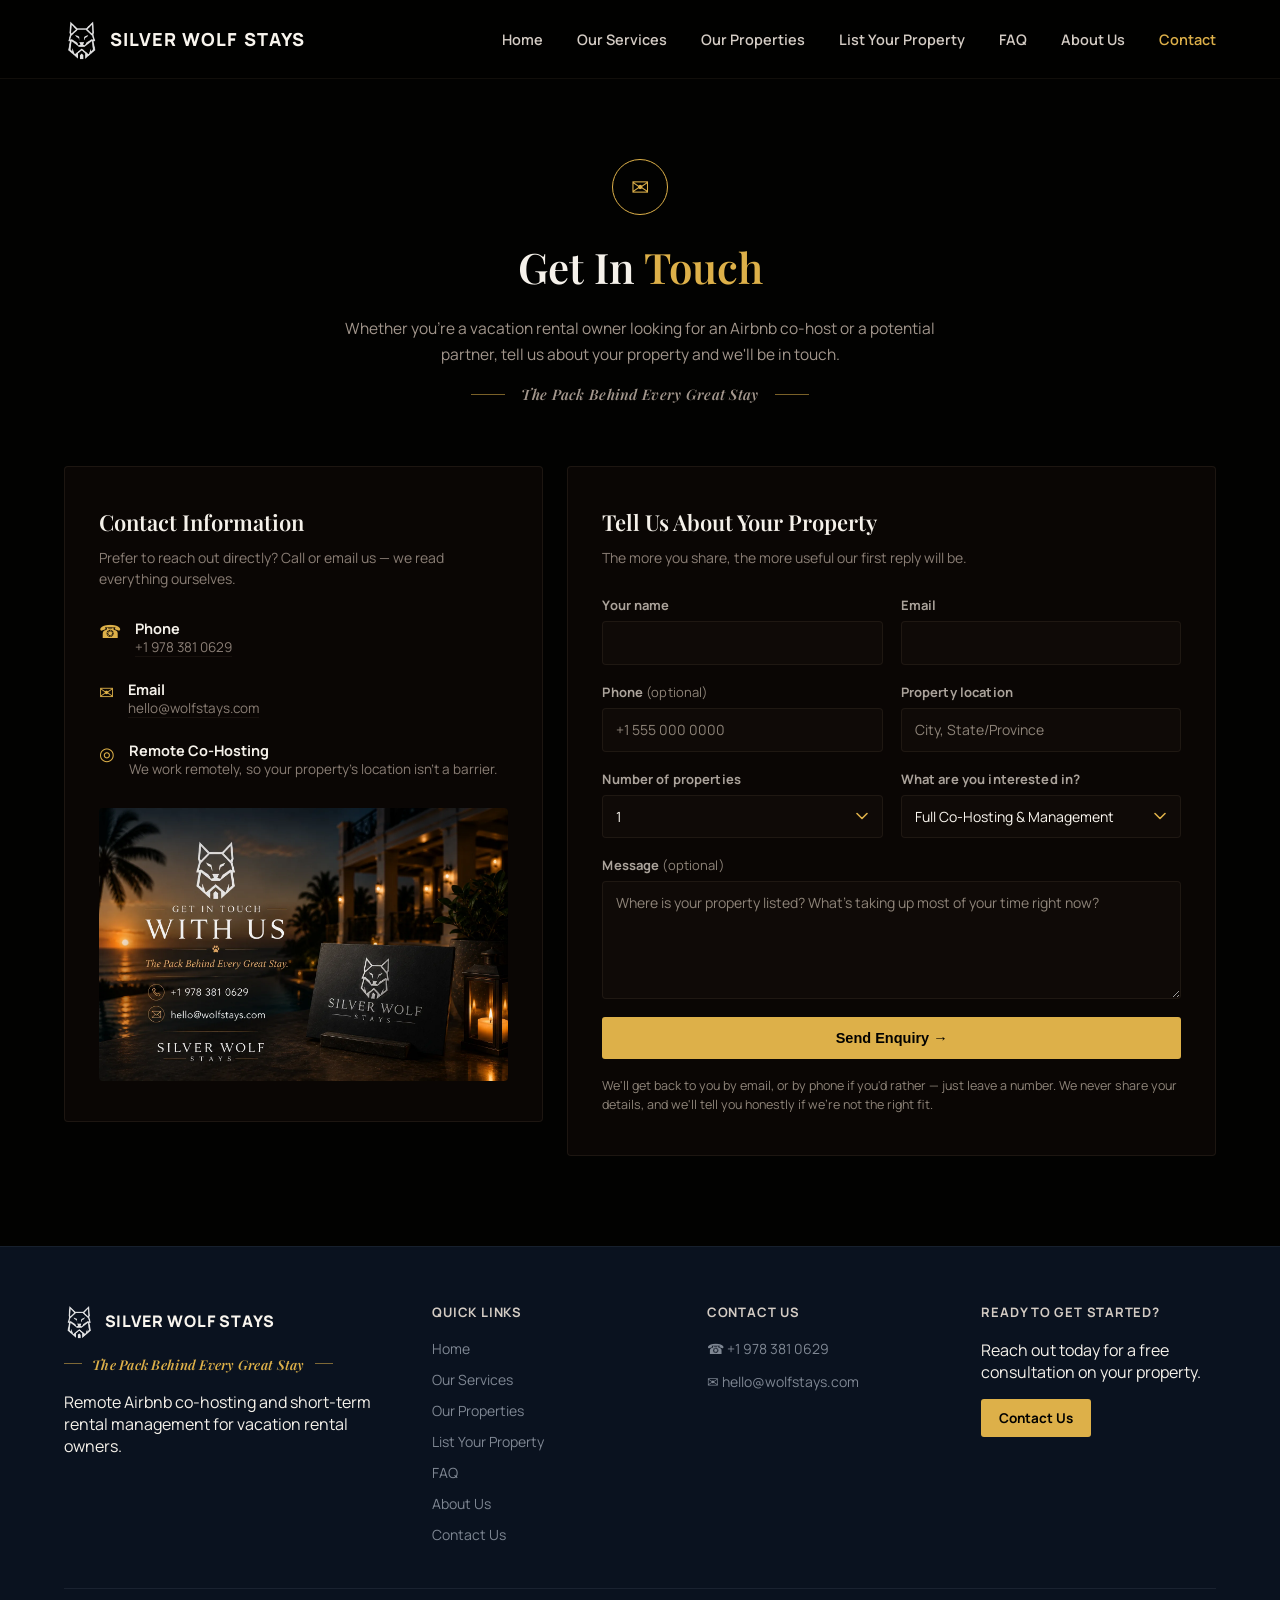
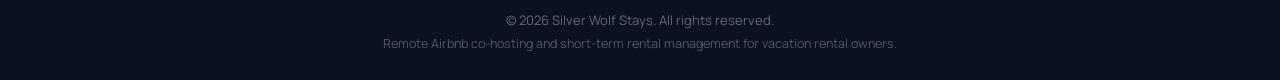
<file: contact.html>
<!DOCTYPE html>
<html lang="en">
<head>
<meta charset="utf-8">
<meta name="viewport" content="width=device-width, initial-scale=1">
<title>Contact Us — Airbnb Co-Hosting Enquiries | Silver Wolf Stays</title>
<meta name="description" content="Talk to Silver Wolf Stays about Airbnb co-hosting and short-term rental management. Call, email, or send us your property details and we'll be in touch.">
<link rel="canonical" href="https://wolfstays.com/contact">

<link rel="icon" href="/favicon.ico" sizes="32x32">
<link rel="icon" href="/images/logo-mark.png" type="image/png">
<link rel="apple-touch-icon" href="/images/logo-mark.png">

<meta property="og:type" content="website">
<meta property="og:site_name" content="Silver Wolf Stays">
<meta property="og:locale" content="en_US">
<meta property="og:url" content="https://wolfstays.com/contact">
<meta property="og:title" content="Contact Us — Airbnb Co-Hosting Enquiries | Silver Wolf Stays">
<meta property="og:description" content="Talk to Silver Wolf Stays about Airbnb co-hosting and short-term rental management for your property.">
<meta property="og:image" content="https://wolfstays.com/images/og-cover.jpg">
<meta property="og:image:width" content="1200">
<meta property="og:image:height" content="630">
<meta property="og:image:alt" content="Silver Wolf Stays — remote vacation rental property management">

<meta name="twitter:card" content="summary_large_image">
<meta name="twitter:title" content="Contact Us — Airbnb Co-Hosting Enquiries | Silver Wolf Stays">
<meta name="twitter:description" content="Talk to Silver Wolf Stays about Airbnb co-hosting and short-term rental management for your property.">
<meta name="twitter:image" content="https://wolfstays.com/images/og-cover.jpg">

<link rel="preconnect" href="https://fonts.googleapis.com">
<link rel="preconnect" href="https://fonts.gstatic.com" crossorigin>
<link href="https://fonts.googleapis.com/css2?family=Playfair+Display:wght@500;600;700&family=Manrope:wght@400;500;600;700;800&display=swap" rel="stylesheet">
<link rel="stylesheet" href="css/style.css">
<style>
  .contact-grid { grid-template-columns: 0.85fr 1.15fr; align-items: start; }
  @media (max-width: 860px) {
    .contact-grid { grid-template-columns: 1fr !important; }
  }
</style>

<script type="application/ld+json">
{
  "@context": "https://schema.org",
  "@type": "ProfessionalService",
  "@id": "https://wolfstays.com/#organization",
  "name": "Silver Wolf Stays",
  "alternateName": "Silver Wolf Stays Property Management",
  "url": "https://wolfstays.com/",
  "logo": {
    "@type": "ImageObject",
    "url": "https://wolfstays.com/images/logo-mark.png",
    "width": 242,
    "height": 285
  },
  "image": "https://wolfstays.com/images/hero-villa-pool.webp",
  "description": "Remote Airbnb co-hosting and short-term rental management for vacation rental owners — guest communication, calendar management, cleaner coordination, and pricing.",
  "slogan": "The Pack Behind Every Great Stay",
  "telephone": "+1-978-381-0629",
  "email": "hello@wolfstays.com",
  "priceRange": "$$",
  "serviceType": [
    "Airbnb co-hosting",
    "Short-term rental management",
    "Vacation rental property management",
    "Listing optimization"
  ],
  "contactPoint": {
    "@type": "ContactPoint",
    "telephone": "+1-978-381-0629",
    "email": "hello@wolfstays.com",
    "contactType": "sales",
    "availableLanguage": "English"
  }
}
</script>
<script type="application/ld+json">
{
  "@context": "https://schema.org",
  "@type": "WebSite",
  "@id": "https://wolfstays.com/#website",
  "url": "https://wolfstays.com/",
  "name": "Silver Wolf Stays",
  "publisher": { "@id": "https://wolfstays.com/#organization" },
  "inLanguage": "en-US"
}
</script>
</head>
<body>

<header class="site-header">
  <a href="/" class="brand">
    <img src="images/logo-mark.png" alt="Silver Wolf Stays" class="brand-logo">
    <span class="brand-name">SILVER WOLF STAYS</span>
  </a>
  <nav class="desktop-nav">
    <a href="/">Home</a>
    <a href="/services">Our Services</a>
    <a href="https://silverwolfstays.directstays.com/" target="_blank" rel="noopener">Our Properties</a>
    <a href="/list-your-property">List Your Property</a>
    <a href="/faq">FAQ</a>
    <a href="/about">About Us</a>
    <a href="/contact" class="active">Contact</a>
  </nav>
  <button class="mobile-toggle" aria-label="Toggle menu">☰</button>
</header>
<div class="mobile-nav">
  <a href="/">Home</a>
  <a href="/services">Our Services</a>
  <a href="https://silverwolfstays.directstays.com/" target="_blank" rel="noopener">Our Properties</a>
  <a href="/list-your-property">List Your Property</a>
  <a href="/faq">FAQ</a>
  <a href="/about">About Us</a>
  <a href="/contact" class="active">Contact</a>
</div>

<section class="page-hero narrow-sm container">
  <div class="page-hero-icon">✉</div>
  <h1>Get In <span class="gold">Touch</span></h1>
  <p>Whether you're a vacation rental owner looking for an Airbnb co-host or a potential partner, tell us about your property and we'll be in touch.</p>
  <p class="tagline">The Pack Behind Every Great Stay</p>
</section>

<section class="section-tight container" style="padding-bottom: 90px;">
  <div class="grid-2 contact-grid">
    <div class="panel" style="padding: 40px 34px;">
      <h2 style="font-family: var(--font-serif); font-size: 22px; margin: 0 0 10px; font-weight: 600;">Contact Information</h2>
      <p style="font-size: 14px; color: var(--text-muted-4); margin: 0 0 30px; line-height: 1.5;">Prefer to reach out directly? Call or email us — we read everything ourselves.</p>
      <div style="display: flex; flex-direction: column; gap: 24px; margin-bottom: 30px;">
        <div class="contact-detail">
          <span class="icon">☎</span>
          <div>
            <div class="label">Phone</div>
            <div class="value"><a href="tel:+19783810629">+1 978 381 0629</a></div>
          </div>
        </div>
        <div class="contact-detail">
          <span class="icon">✉</span>
          <div>
            <div class="label">Email</div>
            <div class="value"><a href="mailto:hello@wolfstays.com">hello@wolfstays.com</a></div>
          </div>
        </div>
        <div class="contact-detail">
          <span class="icon">◎</span>
          <div>
            <div class="label">Remote Co-Hosting</div>
            <div class="value">We work remotely, so your property's location isn't a barrier.</div>
          </div>
        </div>
      </div>
      <div class="photo-frame photo-frame-contain" style="aspect-ratio: 1536 / 1024;">
        <img src="images/contact-graphic.webp" alt="Get in touch with Silver Wolf Stays" class="photo-img" width="1536" height="1024" loading="lazy">
      </div>
    </div>

    <div class="panel" style="padding: 40px 34px;">
      <h2 style="font-family: var(--font-serif); font-size: 22px; margin: 0 0 10px; font-weight: 600;">Tell Us About Your Property</h2>
      <p style="font-size: 14px; color: var(--text-muted-4); margin: 0 0 28px; line-height: 1.5;">The more you share, the more useful our first reply will be.</p>

      <!-- Posts to Formspree. js/main.js intercepts, submits via fetch, and
           sends the visitor to /thanks. Without JS the plain POST still works,
           and _next tells Formspree to redirect to the same page. -->
      <form class="contact-form" id="contact-form" action="https://formspree.io/f/xbgjdopr" method="POST">
        <input type="hidden" name="_next" value="https://wolfstays.com/thanks">
        <input type="hidden" name="_subject" value="New enquiry from wolfstays.com">
        <!-- Honeypot: hidden from people, tempting to bots. Formspree drops
             any submission that fills it in. -->
        <input type="text" name="_gotcha" tabindex="-1" autocomplete="off" aria-hidden="true" style="display:none">
        <div class="form-row">
          <div class="form-field">
            <label for="name">Your name</label>
            <input type="text" id="name" name="name" autocomplete="name" required>
          </div>
          <div class="form-field">
            <label for="email">Email</label>
            <input type="email" id="email" name="email" autocomplete="email" required>
          </div>
        </div>

        <div class="form-row">
          <div class="form-field">
            <label for="phone">Phone <span class="optional">(optional)</span></label>
            <input type="tel" id="phone" name="phone" autocomplete="tel" inputmode="tel" placeholder="+1 555 000 0000">
          </div>
          <div class="form-field">
            <label for="location">Property location</label>
            <input type="text" id="location" name="property_location" placeholder="City, State/Province" required>
          </div>
        </div>

        <div class="form-row">
          <div class="form-field">
            <label for="count">Number of properties</label>
            <select id="count" name="property_count">
              <option value="1">1</option>
              <option value="2-3">2–3</option>
              <option value="4-9">4–9</option>
              <option value="10+">10 or more</option>
            </select>
          </div>
          <div class="form-field">
            <label for="service">What are you interested in?</label>
            <select id="service" name="service_interest">
              <option value="Full Co-Hosting &amp; Management">Full Co-Hosting &amp; Management</option>
              <option value="Vacation Coverage">Vacation Coverage</option>
              <option value="Listing Optimization">Listing Optimization</option>
              <option value="Not sure yet">Not sure yet — help me choose</option>
            </select>
          </div>
        </div>

        <div class="form-field">
          <label for="message">Message <span class="optional">(optional)</span></label>
          <textarea id="message" name="message" placeholder="Where is your property listed? What's taking up most of your time right now?"></textarea>
        </div>

        <button type="submit" class="btn btn-gold btn-block" style="padding: 13px 26px;">Send Enquiry →</button>
        <p class="form-status" role="status" aria-live="polite" hidden></p>
        <p class="form-note">We'll get back to you by email, or by phone if you'd rather — just leave a number. We never share your details, and we'll tell you honestly if we're not the right fit.</p>
      </form>
    </div>
  </div>
</section>

<footer class="site-footer">
  <div class="footer-grid">
    <div>
      <div class="footer-brand">
        <img src="images/logo-mark.png" alt="Silver Wolf Stays" class="footer-brand-logo">
        <span class="footer-brand-name">SILVER WOLF STAYS</span>
      </div>
      <p class="tagline footer-tagline">The Pack Behind Every Great Stay</p>
      <p>Remote Airbnb co-hosting and short-term rental management for vacation rental owners.</p>
    </div>
    <div>
      <div class="footer-heading">Quick Links</div>
      <div class="footer-links">
        <a href="/">Home</a>
        <a href="/services">Our Services</a>
        <a href="https://silverwolfstays.directstays.com/" target="_blank" rel="noopener">Our Properties</a>
        <a href="/list-your-property">List Your Property</a>
        <a href="/faq">FAQ</a>
        <a href="/about">About Us</a>
        <a href="/contact">Contact Us</a>
      </div>
    </div>
    <div>
      <div class="footer-heading">Contact Us</div>
      <div class="footer-contact">
        <div>☎ <a href="tel:+19783810629">+1 978 381 0629</a></div>
        <div>✉ <a href="mailto:hello@wolfstays.com">hello@wolfstays.com</a></div>
      </div>
    </div>
    <div>
      <div class="footer-heading">Ready to Get Started?</div>
      <p>Reach out today for a free consultation on your property.</p>
      <a href="/contact" class="btn btn-gold" style="padding: 10px 18px; font-size: 13.5px;">Contact Us</a>
    </div>
  </div>
  <div class="footer-bottom">
    <span>© 2026 Silver Wolf Stays. All rights reserved.</span>
    <span>Remote Airbnb co-hosting and short-term rental management for vacation rental owners.</span>
  </div>
</footer>

<script src="js/main.js"></script>
</body>
</html>
</file>
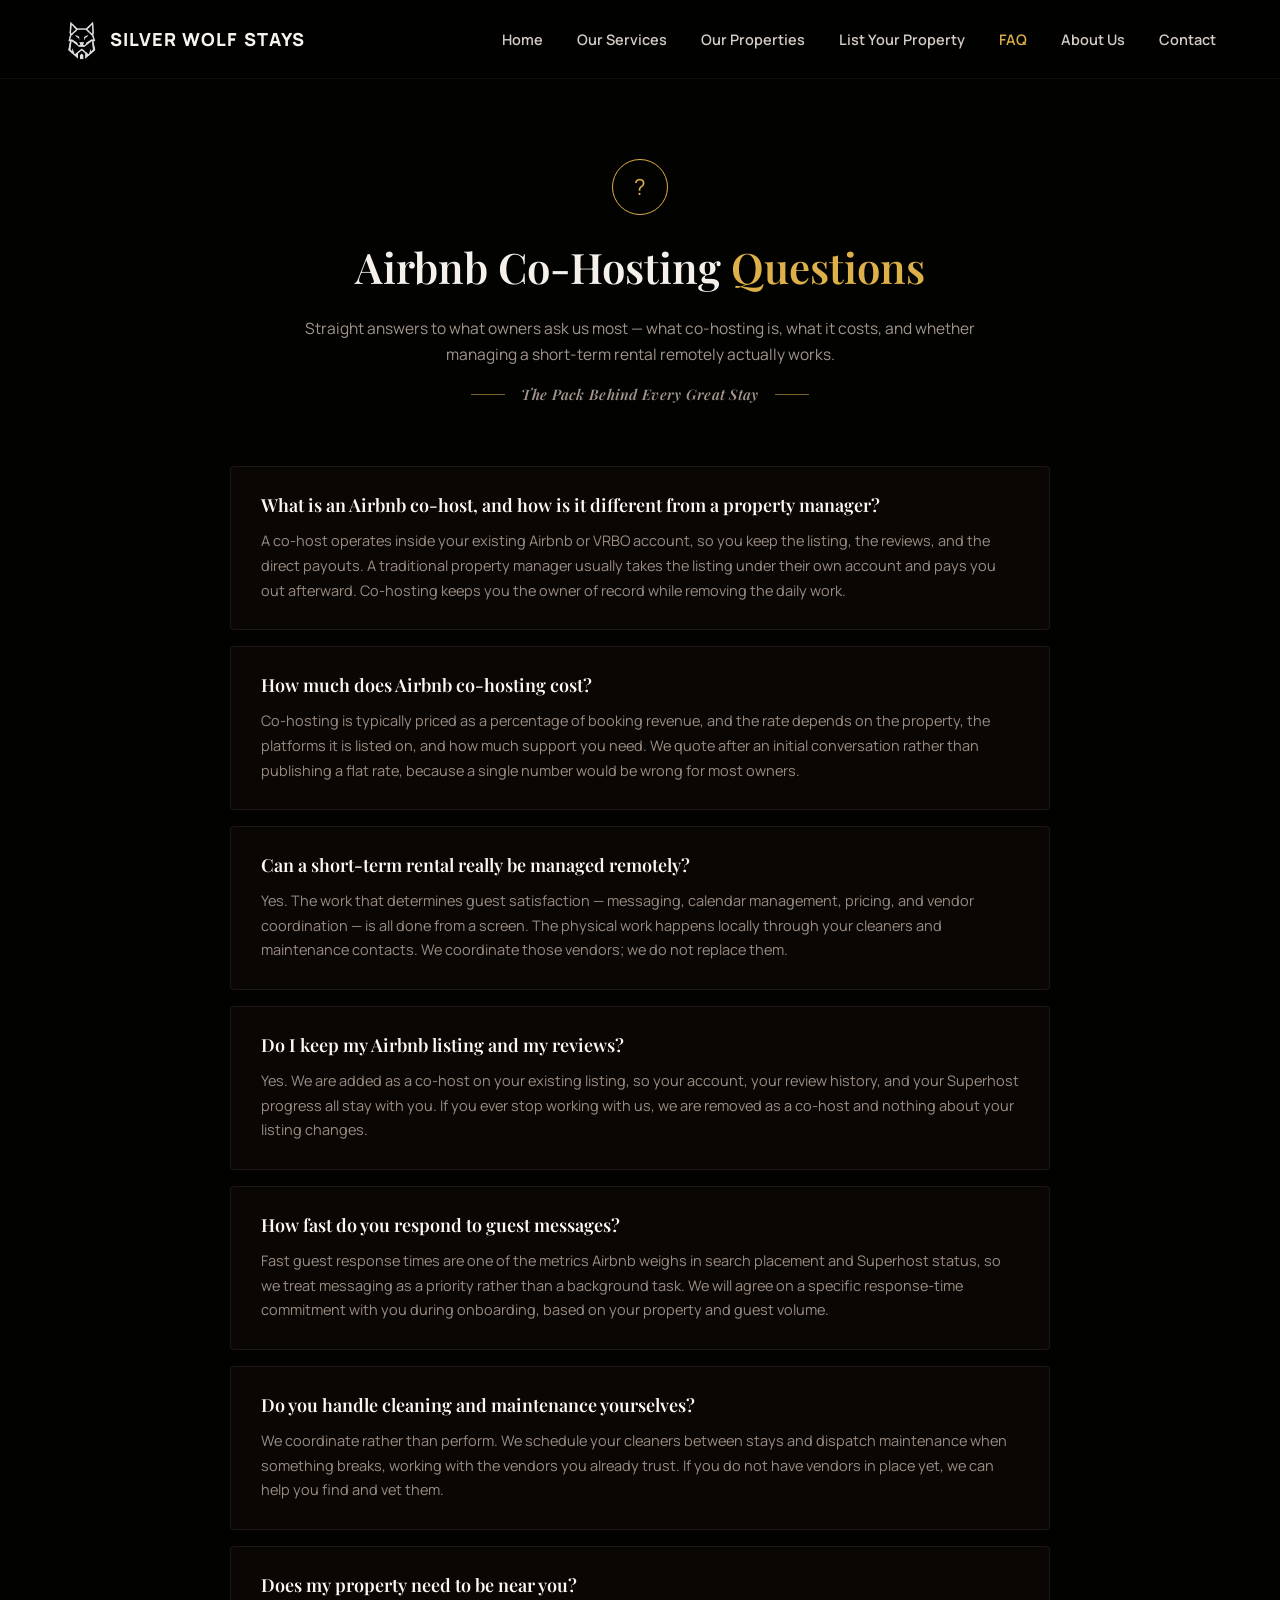
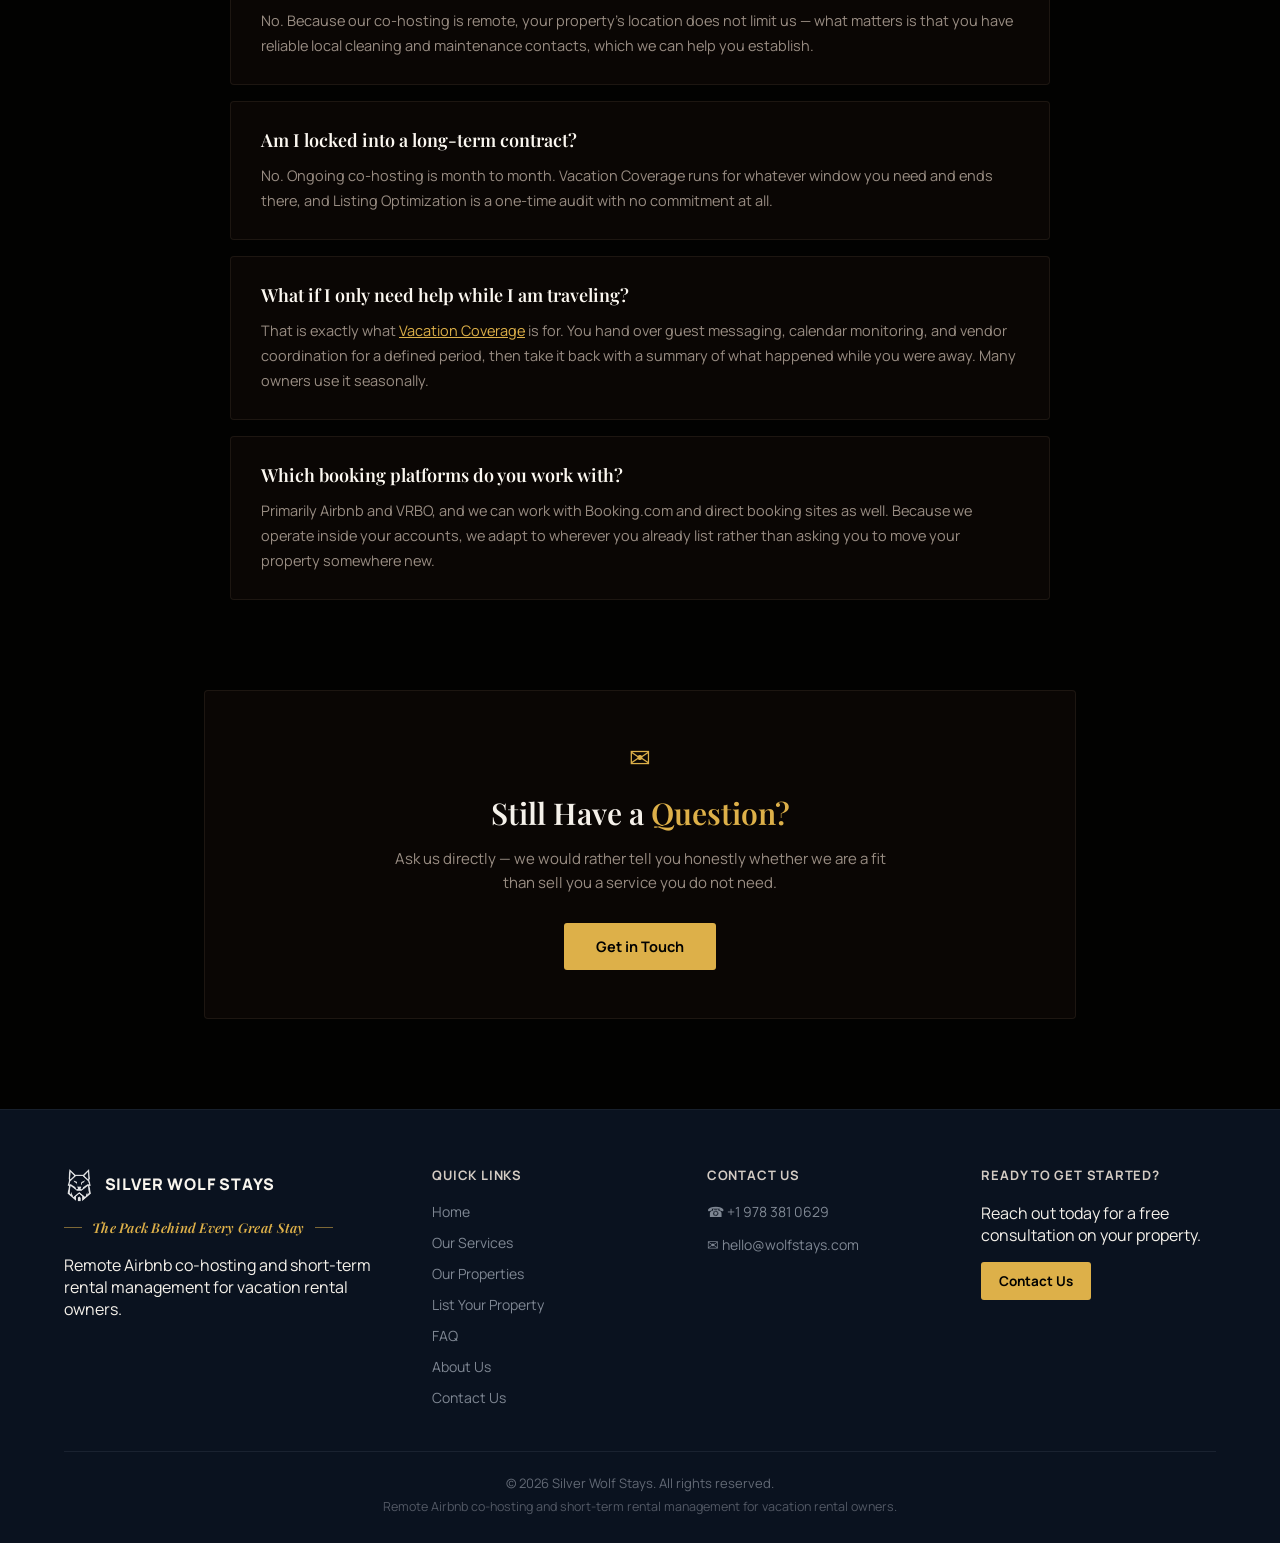
<file: faq.html>
<!DOCTYPE html>
<html lang="en">
<head>
<meta charset="utf-8">
<meta name="viewport" content="width=device-width, initial-scale=1">
<title>Airbnb Co-Hosting FAQ — Silver Wolf Stays</title>
<meta name="description" content="Common questions about Airbnb co-hosting: how a co-host differs from a property manager, what it costs, whether remote management works, and what is included.">
<link rel="canonical" href="https://wolfstays.com/faq">

<link rel="icon" href="/favicon.ico" sizes="32x32">
<link rel="icon" href="/images/logo-mark.png" type="image/png">
<link rel="apple-touch-icon" href="/images/logo-mark.png">

<meta property="og:type" content="website">
<meta property="og:site_name" content="Silver Wolf Stays">
<meta property="og:locale" content="en_US">
<meta property="og:url" content="https://wolfstays.com/faq">
<meta property="og:title" content="Airbnb Co-Hosting FAQ — Silver Wolf Stays">
<meta property="og:description" content="How a co-host differs from a property manager, what it costs, and whether remote management actually works.">
<meta property="og:image" content="https://wolfstays.com/images/og-cover.jpg">
<meta property="og:image:width" content="1200">
<meta property="og:image:height" content="630">
<meta property="og:image:alt" content="Silver Wolf Stays — remote vacation rental property management">

<meta name="twitter:card" content="summary_large_image">
<meta name="twitter:title" content="Airbnb Co-Hosting FAQ — Silver Wolf Stays">
<meta name="twitter:description" content="How a co-host differs from a property manager, what it costs, and whether remote management actually works.">
<meta name="twitter:image" content="https://wolfstays.com/images/og-cover.jpg">

<link rel="preconnect" href="https://fonts.googleapis.com">
<link rel="preconnect" href="https://fonts.gstatic.com" crossorigin>
<link href="https://fonts.googleapis.com/css2?family=Playfair+Display:wght@500;600;700&family=Manrope:wght@400;500;600;700;800&display=swap" rel="stylesheet">
<link rel="stylesheet" href="css/style.css">

<script type="application/ld+json">
{
  "@context": "https://schema.org",
  "@type": "ProfessionalService",
  "@id": "https://wolfstays.com/#organization",
  "name": "Silver Wolf Stays",
  "alternateName": "Silver Wolf Stays Property Management",
  "url": "https://wolfstays.com/",
  "logo": {
    "@type": "ImageObject",
    "url": "https://wolfstays.com/images/logo-mark.png",
    "width": 242,
    "height": 285
  },
  "image": "https://wolfstays.com/images/hero-villa-pool.webp",
  "description": "Remote Airbnb co-hosting and short-term rental management for vacation rental owners — guest communication, calendar management, cleaner coordination, and pricing.",
  "slogan": "The Pack Behind Every Great Stay",
  "telephone": "+1-978-381-0629",
  "email": "hello@wolfstays.com",
  "priceRange": "$$",
  "serviceType": [
    "Airbnb co-hosting",
    "Short-term rental management",
    "Vacation rental property management",
    "Listing optimization"
  ],
  "contactPoint": {
    "@type": "ContactPoint",
    "telephone": "+1-978-381-0629",
    "email": "hello@wolfstays.com",
    "contactType": "sales",
    "availableLanguage": "English"
  }
}
</script>
<script type="application/ld+json">
{
  "@context": "https://schema.org",
  "@type": "WebSite",
  "@id": "https://wolfstays.com/#website",
  "url": "https://wolfstays.com/",
  "name": "Silver Wolf Stays",
  "publisher": { "@id": "https://wolfstays.com/#organization" },
  "inLanguage": "en-US"
}
</script>
<script type="application/ld+json">
{
  "@context": "https://schema.org",
  "@type": "FAQPage",
  "@id": "https://wolfstays.com/faq#faq",
  "mainEntity": [
    {
      "@type": "Question",
      "name": "What is an Airbnb co-host, and how is it different from a property manager?",
      "acceptedAnswer": {
        "@type": "Answer",
        "text": "A co-host operates inside your existing Airbnb or VRBO account, so you keep the listing, the reviews, and the direct payouts. A traditional property manager usually takes the listing under their own account and pays you out afterward. Co-hosting keeps you the owner of record while removing the daily work."
      }
    },
    {
      "@type": "Question",
      "name": "How much does Airbnb co-hosting cost?",
      "acceptedAnswer": {
        "@type": "Answer",
        "text": "Co-hosting is typically priced as a percentage of booking revenue, and the rate depends on the property, the platforms it is listed on, and how much support you need. We quote after an initial conversation rather than publishing a flat rate, because a single number would be wrong for most owners."
      }
    },
    {
      "@type": "Question",
      "name": "Can a short-term rental really be managed remotely?",
      "acceptedAnswer": {
        "@type": "Answer",
        "text": "Yes. The work that determines guest satisfaction — messaging, calendar management, pricing, and vendor coordination — is all done from a screen. The physical work happens locally through your cleaners and maintenance contacts. We coordinate those vendors; we do not replace them."
      }
    },
    {
      "@type": "Question",
      "name": "Do I keep my Airbnb listing and my reviews?",
      "acceptedAnswer": {
        "@type": "Answer",
        "text": "Yes. We are added as a co-host on your existing listing, so your account, your review history, and your Superhost progress all stay with you. If you ever stop working with us, we are removed as a co-host and nothing about your listing changes."
      }
    },
    {
      "@type": "Question",
      "name": "How fast do you respond to guest messages?",
      "acceptedAnswer": {
        "@type": "Answer",
        "text": "Fast guest response times are one of the metrics Airbnb weighs in search placement and Superhost status, so we treat messaging as a priority rather than a background task. We will agree on a specific response-time commitment with you during onboarding, based on your property and guest volume."
      }
    },
    {
      "@type": "Question",
      "name": "Do you handle cleaning and maintenance yourselves?",
      "acceptedAnswer": {
        "@type": "Answer",
        "text": "We coordinate rather than perform. We schedule your cleaners between stays and dispatch maintenance when something breaks, working with the vendors you already trust. If you do not have vendors in place yet, we can help you find and vet them."
      }
    },
    {
      "@type": "Question",
      "name": "Does my property need to be near you?",
      "acceptedAnswer": {
        "@type": "Answer",
        "text": "No. Because our co-hosting is remote, your property's location does not limit us — what matters is that you have reliable local cleaning and maintenance contacts, which we can help you establish."
      }
    },
    {
      "@type": "Question",
      "name": "Am I locked into a long-term contract?",
      "acceptedAnswer": {
        "@type": "Answer",
        "text": "No. Ongoing co-hosting is month to month. Vacation Coverage runs for whatever window you need and ends there, and Listing Optimization is a one-time audit with no commitment at all."
      }
    },
    {
      "@type": "Question",
      "name": "What if I only need help while I am traveling?",
      "acceptedAnswer": {
        "@type": "Answer",
        "text": "That is exactly what Vacation Coverage is for. You hand over guest messaging, calendar monitoring, and vendor coordination for a defined period, then take it back with a summary of what happened while you were away. Many owners use it seasonally."
      }
    },
    {
      "@type": "Question",
      "name": "Which booking platforms do you work with?",
      "acceptedAnswer": {
        "@type": "Answer",
        "text": "Primarily Airbnb and VRBO, and we can work with Booking.com and direct booking sites as well. Because we operate inside your accounts, we adapt to wherever you already list rather than asking you to move your property somewhere new."
      }
    }
  ]
}
</script>
</head>
<body>

<header class="site-header">
  <a href="/" class="brand">
    <img src="images/logo-mark.png" alt="Silver Wolf Stays" class="brand-logo">
    <span class="brand-name">SILVER WOLF STAYS</span>
  </a>
  <nav class="desktop-nav">
    <a href="/">Home</a>
    <a href="/services">Our Services</a>
    <a href="https://silverwolfstays.directstays.com/" target="_blank" rel="noopener">Our Properties</a>
    <a href="/list-your-property">List Your Property</a>
    <a href="/faq" class="active">FAQ</a>
    <a href="/about">About Us</a>
    <a href="/contact">Contact</a>
  </nav>
  <button class="mobile-toggle" aria-label="Toggle menu">☰</button>
</header>
<div class="mobile-nav">
  <a href="/">Home</a>
  <a href="/services">Our Services</a>
  <a href="https://silverwolfstays.directstays.com/" target="_blank" rel="noopener">Our Properties</a>
  <a href="/list-your-property">List Your Property</a>
  <a href="/faq" class="active">FAQ</a>
  <a href="/about">About Us</a>
  <a href="/contact">Contact</a>
</div>

<section class="page-hero narrow-md container">
  <div class="page-hero-icon">?</div>
  <h1>Airbnb Co-Hosting <span class="gold">Questions</span></h1>
  <p>Straight answers to what owners ask us most — what co-hosting is, what it costs, and whether managing a short-term rental remotely actually works.</p>
  <p class="tagline">The Pack Behind Every Great Stay</p>
</section>

<section class="section-tight container" style="padding-bottom: 90px;">
  <div class="faq-list">
    <div class="faq-item">
      <h3>What is an Airbnb co-host, and how is it different from a property manager?</h3>
      <p>A co-host operates inside your existing Airbnb or VRBO account, so you keep the listing, the reviews, and the direct payouts. A traditional property manager usually takes the listing under their own account and pays you out afterward. Co-hosting keeps you the owner of record while removing the daily work.</p>
    </div>

    <div class="faq-item">
      <h3>How much does Airbnb co-hosting cost?</h3>
      <p>Co-hosting is typically priced as a percentage of booking revenue, and the rate depends on the property, the platforms it is listed on, and how much support you need. We quote after an initial conversation rather than publishing a flat rate, because a single number would be wrong for most owners.</p>
    </div>

    <div class="faq-item">
      <h3>Can a short-term rental really be managed remotely?</h3>
      <p>Yes. The work that determines guest satisfaction — messaging, calendar management, pricing, and vendor coordination — is all done from a screen. The physical work happens locally through your cleaners and maintenance contacts. We coordinate those vendors; we do not replace them.</p>
    </div>

    <div class="faq-item">
      <h3>Do I keep my Airbnb listing and my reviews?</h3>
      <p>Yes. We are added as a co-host on your existing listing, so your account, your review history, and your Superhost progress all stay with you. If you ever stop working with us, we are removed as a co-host and nothing about your listing changes.</p>
    </div>

    <div class="faq-item">
      <h3>How fast do you respond to guest messages?</h3>
      <p>Fast guest response times are one of the metrics Airbnb weighs in search placement and Superhost status, so we treat messaging as a priority rather than a background task. We will agree on a specific response-time commitment with you during onboarding, based on your property and guest volume.</p>
    </div>

    <div class="faq-item">
      <h3>Do you handle cleaning and maintenance yourselves?</h3>
      <p>We coordinate rather than perform. We schedule your cleaners between stays and dispatch maintenance when something breaks, working with the vendors you already trust. If you do not have vendors in place yet, we can help you find and vet them.</p>
    </div>

    <div class="faq-item">
      <h3>Does my property need to be near you?</h3>
      <p>No. Because our co-hosting is remote, your property's location does not limit us — what matters is that you have reliable local cleaning and maintenance contacts, which we can help you establish.</p>
    </div>

    <div class="faq-item">
      <h3>Am I locked into a long-term contract?</h3>
      <p>No. Ongoing co-hosting is month to month. Vacation Coverage runs for whatever window you need and ends there, and Listing Optimization is a one-time audit with no commitment at all.</p>
    </div>

    <div class="faq-item">
      <h3>What if I only need help while I am traveling?</h3>
      <p>That is exactly what <a href="/services" class="gold">Vacation Coverage</a> is for. You hand over guest messaging, calendar monitoring, and vendor coordination for a defined period, then take it back with a summary of what happened while you were away. Many owners use it seasonally.</p>
    </div>

    <div class="faq-item">
      <h3>Which booking platforms do you work with?</h3>
      <p>Primarily Airbnb and VRBO, and we can work with Booking.com and direct booking sites as well. Because we operate inside your accounts, we adapt to wherever you already list rather than asking you to move your property somewhere new.</p>
    </div>
  </div>
</section>

<section class="section-tight" style="max-width: 1000px; margin: 0 auto; padding-bottom: 90px;">
  <div class="panel" style="padding: 48px 40px; text-align: center;">
    <div class="cta-icon">✉</div>
    <h2 style="font-family: var(--font-serif); font-size: clamp(24px, 3vw, 30px); margin: 0 0 14px; font-weight: 600;">Still Have a <span class="gold">Question?</span></h2>
    <p style="font-size: 15px; color: var(--text-muted-2); max-width: 520px; margin: 0 auto 28px; line-height: 1.6;">Ask us directly — we would rather tell you honestly whether we are a fit than sell you a service you do not need.</p>
    <a href="/contact" class="btn btn-gold" style="padding: 14px 32px;">Get in Touch</a>
  </div>
</section>

<footer class="site-footer">
  <div class="footer-grid">
    <div>
      <div class="footer-brand">
        <img src="images/logo-mark.png" alt="Silver Wolf Stays" class="footer-brand-logo">
        <span class="footer-brand-name">SILVER WOLF STAYS</span>
      </div>
      <p class="tagline footer-tagline">The Pack Behind Every Great Stay</p>
      <p>Remote Airbnb co-hosting and short-term rental management for vacation rental owners.</p>
    </div>
    <div>
      <div class="footer-heading">Quick Links</div>
      <div class="footer-links">
        <a href="/">Home</a>
        <a href="/services">Our Services</a>
        <a href="https://silverwolfstays.directstays.com/" target="_blank" rel="noopener">Our Properties</a>
        <a href="/list-your-property">List Your Property</a>
        <a href="/faq">FAQ</a>
        <a href="/about">About Us</a>
        <a href="/contact">Contact Us</a>
      </div>
    </div>
    <div>
      <div class="footer-heading">Contact Us</div>
      <div class="footer-contact">
        <div>☎ <a href="tel:+19783810629">+1 978 381 0629</a></div>
        <div>✉ <a href="mailto:hello@wolfstays.com">hello@wolfstays.com</a></div>
      </div>
    </div>
    <div>
      <div class="footer-heading">Ready to Get Started?</div>
      <p>Reach out today for a free consultation on your property.</p>
      <a href="/contact" class="btn btn-gold" style="padding: 10px 18px; font-size: 13.5px;">Contact Us</a>
    </div>
  </div>
  <div class="footer-bottom">
    <span>© 2026 Silver Wolf Stays. All rights reserved.</span>
    <span>Remote Airbnb co-hosting and short-term rental management for vacation rental owners.</span>
  </div>
</footer>

<script src="js/main.js"></script>
</body>
</html>
</file>
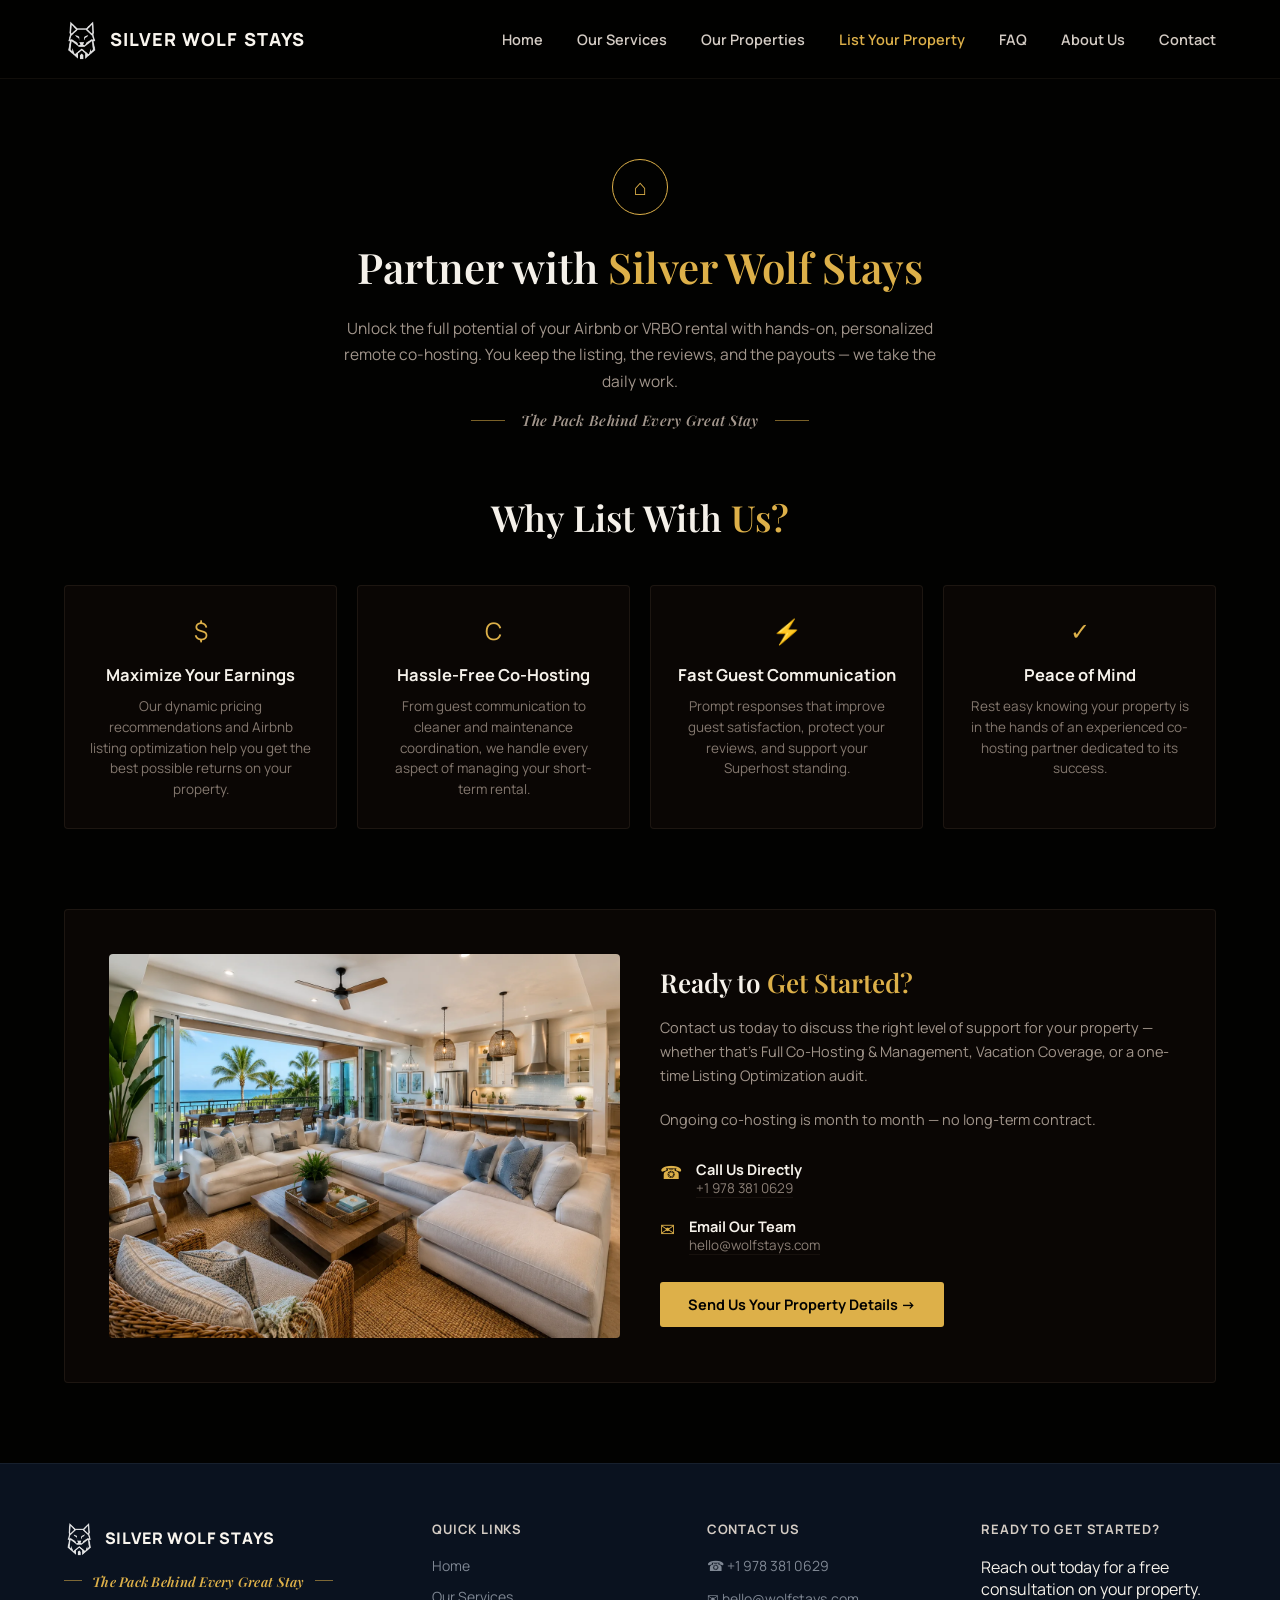
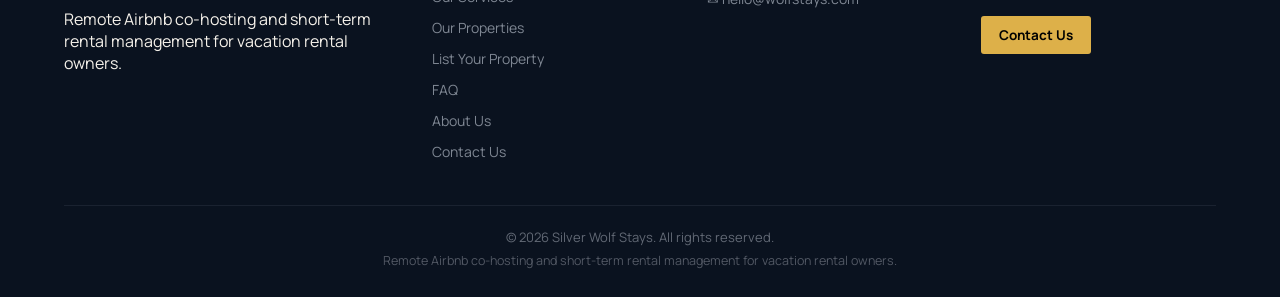
<file: list-your-property.html>
<!DOCTYPE html>
<html lang="en">
<head>
<meta charset="utf-8">
<meta name="viewport" content="width=device-width, initial-scale=1">
<title>List Your Property — Airbnb Co-Hosting Partner | Silver Wolf Stays</title>
<meta name="description" content="Partner with Silver Wolf Stays for hands-on Airbnb co-hosting and short-term rental management. Keep your listing and reviews — hand over the daily work.">
<link rel="canonical" href="https://wolfstays.com/list-your-property">

<link rel="icon" href="/favicon.ico" sizes="32x32">
<link rel="icon" href="/images/logo-mark.png" type="image/png">
<link rel="apple-touch-icon" href="/images/logo-mark.png">

<meta property="og:type" content="website">
<meta property="og:site_name" content="Silver Wolf Stays">
<meta property="og:locale" content="en_US">
<meta property="og:url" content="https://wolfstays.com/list-your-property">
<meta property="og:title" content="List Your Property — Airbnb Co-Hosting Partner | Silver Wolf Stays">
<meta property="og:description" content="Partner with Silver Wolf Stays for hands-on Airbnb co-hosting. Keep your listing and reviews — hand over the daily work.">
<meta property="og:image" content="https://wolfstays.com/images/og-cover.jpg">
<meta property="og:image:width" content="1200">
<meta property="og:image:height" content="630">
<meta property="og:image:alt" content="Silver Wolf Stays — remote vacation rental property management">

<meta name="twitter:card" content="summary_large_image">
<meta name="twitter:title" content="List Your Property — Airbnb Co-Hosting Partner | Silver Wolf Stays">
<meta name="twitter:description" content="Partner with Silver Wolf Stays for hands-on Airbnb co-hosting. Keep your listing and reviews — hand over the daily work.">
<meta name="twitter:image" content="https://wolfstays.com/images/og-cover.jpg">

<link rel="preconnect" href="https://fonts.googleapis.com">
<link rel="preconnect" href="https://fonts.gstatic.com" crossorigin>
<link href="https://fonts.googleapis.com/css2?family=Playfair+Display:wght@500;600;700&family=Manrope:wght@400;500;600;700;800&display=swap" rel="stylesheet">
<link rel="stylesheet" href="css/style.css">

<script type="application/ld+json">
{
  "@context": "https://schema.org",
  "@type": "ProfessionalService",
  "@id": "https://wolfstays.com/#organization",
  "name": "Silver Wolf Stays",
  "alternateName": "Silver Wolf Stays Property Management",
  "url": "https://wolfstays.com/",
  "logo": {
    "@type": "ImageObject",
    "url": "https://wolfstays.com/images/logo-mark.png",
    "width": 242,
    "height": 285
  },
  "image": "https://wolfstays.com/images/hero-villa-pool.webp",
  "description": "Remote Airbnb co-hosting and short-term rental management for vacation rental owners — guest communication, calendar management, cleaner coordination, and pricing.",
  "slogan": "The Pack Behind Every Great Stay",
  "telephone": "+1-978-381-0629",
  "email": "hello@wolfstays.com",
  "priceRange": "$$",
  "serviceType": [
    "Airbnb co-hosting",
    "Short-term rental management",
    "Vacation rental property management",
    "Listing optimization"
  ],
  "contactPoint": {
    "@type": "ContactPoint",
    "telephone": "+1-978-381-0629",
    "email": "hello@wolfstays.com",
    "contactType": "sales",
    "availableLanguage": "English"
  }
}
</script>
<script type="application/ld+json">
{
  "@context": "https://schema.org",
  "@type": "WebSite",
  "@id": "https://wolfstays.com/#website",
  "url": "https://wolfstays.com/",
  "name": "Silver Wolf Stays",
  "publisher": { "@id": "https://wolfstays.com/#organization" },
  "inLanguage": "en-US"
}
</script>
</head>
<body>

<header class="site-header">
  <a href="/" class="brand">
    <img src="images/logo-mark.png" alt="Silver Wolf Stays" class="brand-logo">
    <span class="brand-name">SILVER WOLF STAYS</span>
  </a>
  <nav class="desktop-nav">
    <a href="/">Home</a>
    <a href="/services">Our Services</a>
    <a href="https://silverwolfstays.directstays.com/" target="_blank" rel="noopener">Our Properties</a>
    <a href="/list-your-property" class="active">List Your Property</a>
    <a href="/faq">FAQ</a>
    <a href="/about">About Us</a>
    <a href="/contact">Contact</a>
  </nav>
  <button class="mobile-toggle" aria-label="Toggle menu">☰</button>
</header>
<div class="mobile-nav">
  <a href="/">Home</a>
  <a href="/services">Our Services</a>
  <a href="https://silverwolfstays.directstays.com/" target="_blank" rel="noopener">Our Properties</a>
  <a href="/list-your-property" class="active">List Your Property</a>
  <a href="/faq">FAQ</a>
  <a href="/about">About Us</a>
  <a href="/contact">Contact</a>
</div>

<section class="page-hero narrow-sm container">
  <div class="page-hero-icon">⌂</div>
  <h1>Partner with <span class="gold">Silver Wolf Stays</span></h1>
  <p>Unlock the full potential of your Airbnb or VRBO rental with hands-on, personalized remote co-hosting. You keep the listing, the reviews, and the payouts — we take the daily work.</p>
  <p class="tagline">The Pack Behind Every Great Stay</p>
</section>

<section class="section-tight container">
  <h2 class="section-title">Why List With <span class="gold">Us?</span></h2>
  <div class="grid-4">
    <div class="card" style="text-align: center;">
      <div class="gold" style="font-size: 24px; margin-bottom: 16px;">$</div>
      <h3 style="font-size: 16.5px; margin: 0 0 10px;">Maximize Your Earnings</h3>
      <p>Our dynamic pricing recommendations and Airbnb listing optimization help you get the best possible returns on your property.</p>
    </div>
    <div class="card" style="text-align: center;">
      <div class="gold" style="font-size: 24px; margin-bottom: 16px;">C</div>
      <h3 style="font-size: 16.5px; margin: 0 0 10px;">Hassle-Free Co-Hosting</h3>
      <p>From guest communication to cleaner and maintenance coordination, we handle every aspect of managing your short-term rental.</p>
    </div>
    <div class="card" style="text-align: center;">
      <div class="gold" style="font-size: 24px; margin-bottom: 16px;">⚡</div>
      <h3 style="font-size: 16.5px; margin: 0 0 10px;">Fast Guest Communication</h3>
      <p>Prompt responses that improve guest satisfaction, protect your reviews, and support your Superhost standing.</p>
    </div>
    <div class="card" style="text-align: center;">
      <div class="gold" style="font-size: 24px; margin-bottom: 16px;">✓</div>
      <h3 style="font-size: 16.5px; margin: 0 0 10px;">Peace of Mind</h3>
      <p>Rest easy knowing your property is in the hands of an experienced co-hosting partner dedicated to its success.</p>
    </div>
  </div>
</section>

<section class="section-tight container">
  <div class="panel grid-2" style="gap: 40px; padding: 44px; align-items: center;">
    <div class="photo-frame" style="aspect-ratio: 4/3;">
      <img src="images/kitchen.webp" alt="Bright, well-appointed vacation rental kitchen" class="photo-img" width="1536" height="1024" loading="lazy">
    </div>
    <div>
      <h2 style="font-family: var(--font-serif); font-size: 26px; margin: 0 0 16px; font-weight: 600;">Ready to <span class="gold">Get Started?</span></h2>
      <p style="font-size: 14.5px; line-height: 1.65; color: var(--text-muted-1); margin: 0 0 20px;">Contact us today to discuss the right level of support for your property — whether that's Full Co-Hosting &amp; Management, Vacation Coverage, or a one-time Listing Optimization audit.</p>
      <p style="font-size: 14.5px; line-height: 1.65; color: var(--text-muted-1); margin: 0 0 28px;">Ongoing co-hosting is month to month — no long-term contract.</p>
      <div style="display: flex; flex-direction: column; gap: 20px; margin-bottom: 28px;">
        <div class="contact-detail">
          <span class="icon">☎</span>
          <div>
            <div class="label">Call Us Directly</div>
            <div class="value"><a href="tel:+19783810629">+1 978 381 0629</a></div>
          </div>
        </div>
        <div class="contact-detail">
          <span class="icon">✉</span>
          <div>
            <div class="label">Email Our Team</div>
            <div class="value"><a href="mailto:hello@wolfstays.com">hello@wolfstays.com</a></div>
          </div>
        </div>
      </div>
      <a href="/contact" class="btn btn-gold" style="padding: 13px 28px;">Send Us Your Property Details →</a>
    </div>
  </div>
</section>

<footer class="site-footer">
  <div class="footer-grid">
    <div>
      <div class="footer-brand">
        <img src="images/logo-mark.png" alt="Silver Wolf Stays" class="footer-brand-logo">
        <span class="footer-brand-name">SILVER WOLF STAYS</span>
      </div>
      <p class="tagline footer-tagline">The Pack Behind Every Great Stay</p>
      <p>Remote Airbnb co-hosting and short-term rental management for vacation rental owners.</p>
    </div>
    <div>
      <div class="footer-heading">Quick Links</div>
      <div class="footer-links">
        <a href="/">Home</a>
        <a href="/services">Our Services</a>
        <a href="https://silverwolfstays.directstays.com/" target="_blank" rel="noopener">Our Properties</a>
        <a href="/list-your-property">List Your Property</a>
        <a href="/faq">FAQ</a>
        <a href="/about">About Us</a>
        <a href="/contact">Contact Us</a>
      </div>
    </div>
    <div>
      <div class="footer-heading">Contact Us</div>
      <div class="footer-contact">
        <div>☎ <a href="tel:+19783810629">+1 978 381 0629</a></div>
        <div>✉ <a href="mailto:hello@wolfstays.com">hello@wolfstays.com</a></div>
      </div>
    </div>
    <div>
      <div class="footer-heading">Ready to Get Started?</div>
      <p>Reach out today for a free consultation on your property.</p>
      <a href="/contact" class="btn btn-gold" style="padding: 10px 18px; font-size: 13.5px;">Contact Us</a>
    </div>
  </div>
  <div class="footer-bottom">
    <span>© 2026 Silver Wolf Stays. All rights reserved.</span>
    <span>Remote Airbnb co-hosting and short-term rental management for vacation rental owners.</span>
  </div>
</footer>

<script src="js/main.js"></script>
</body>
</html>
</file>
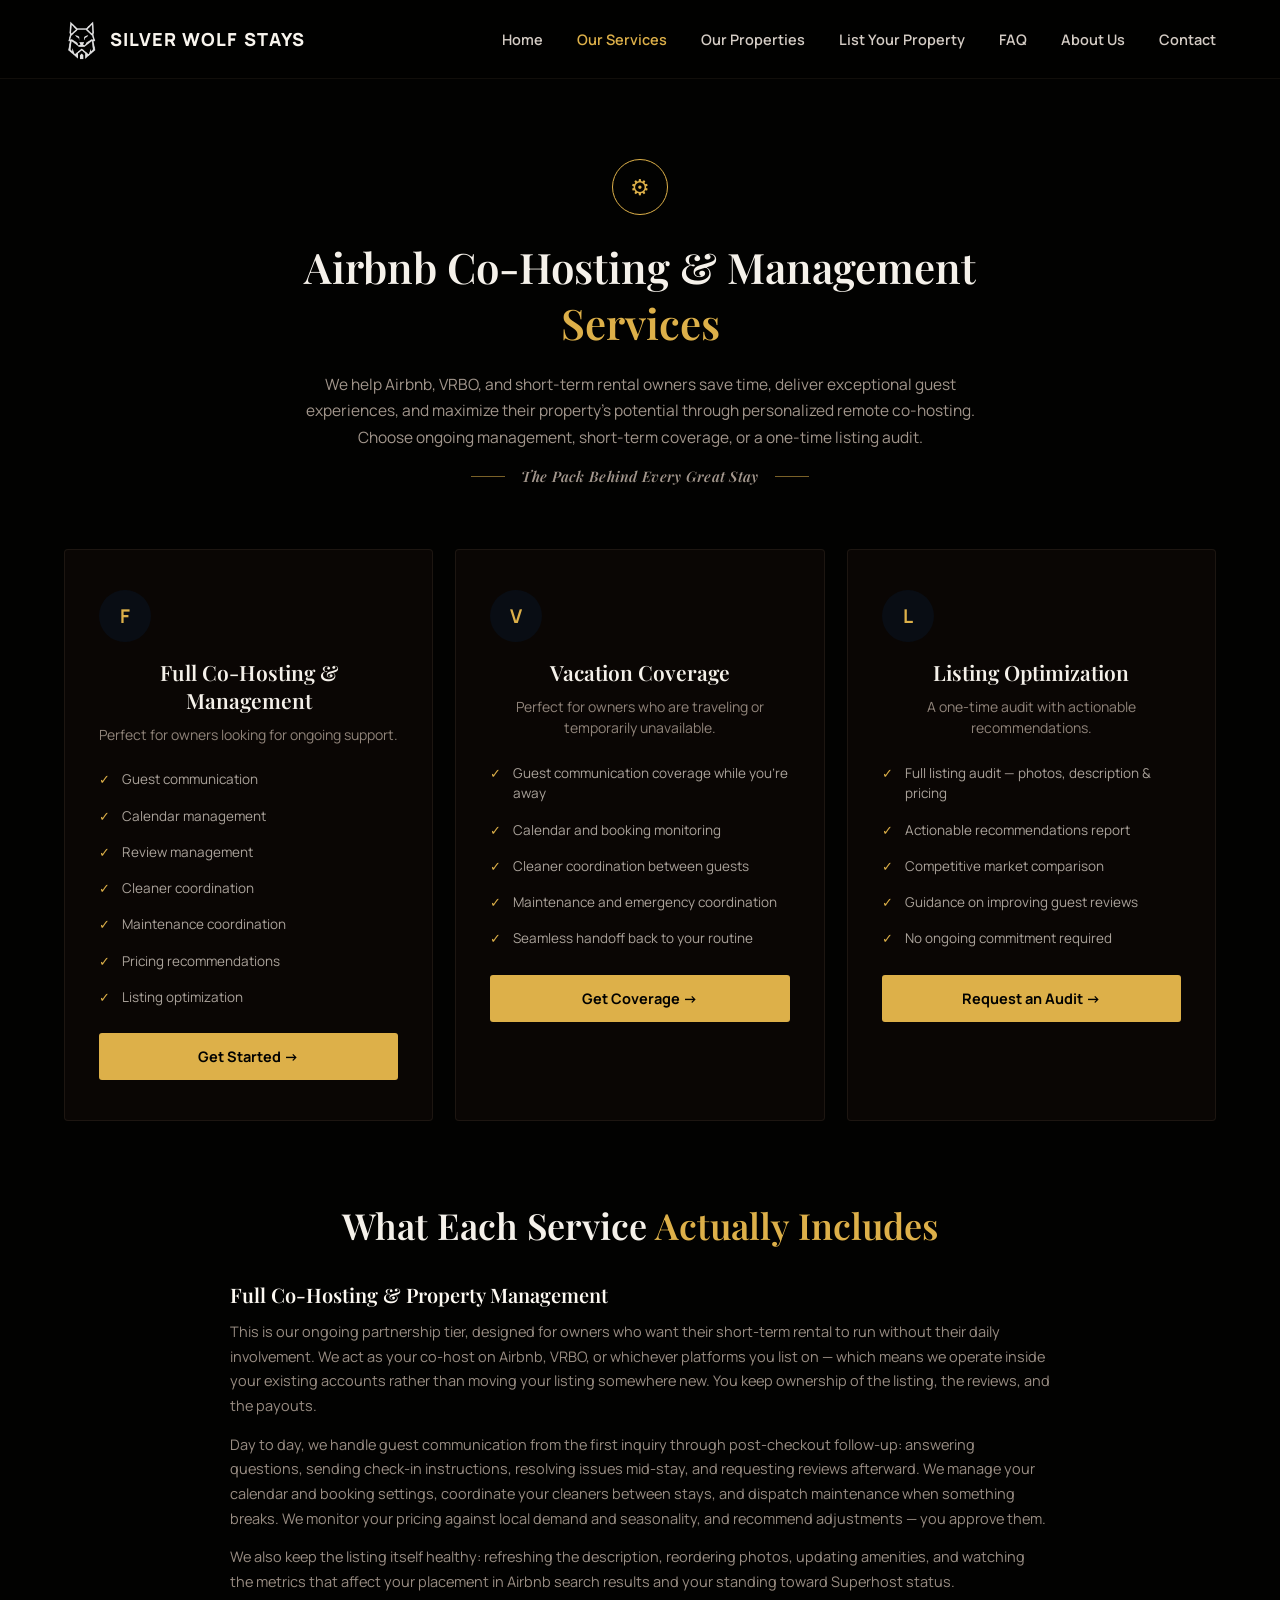
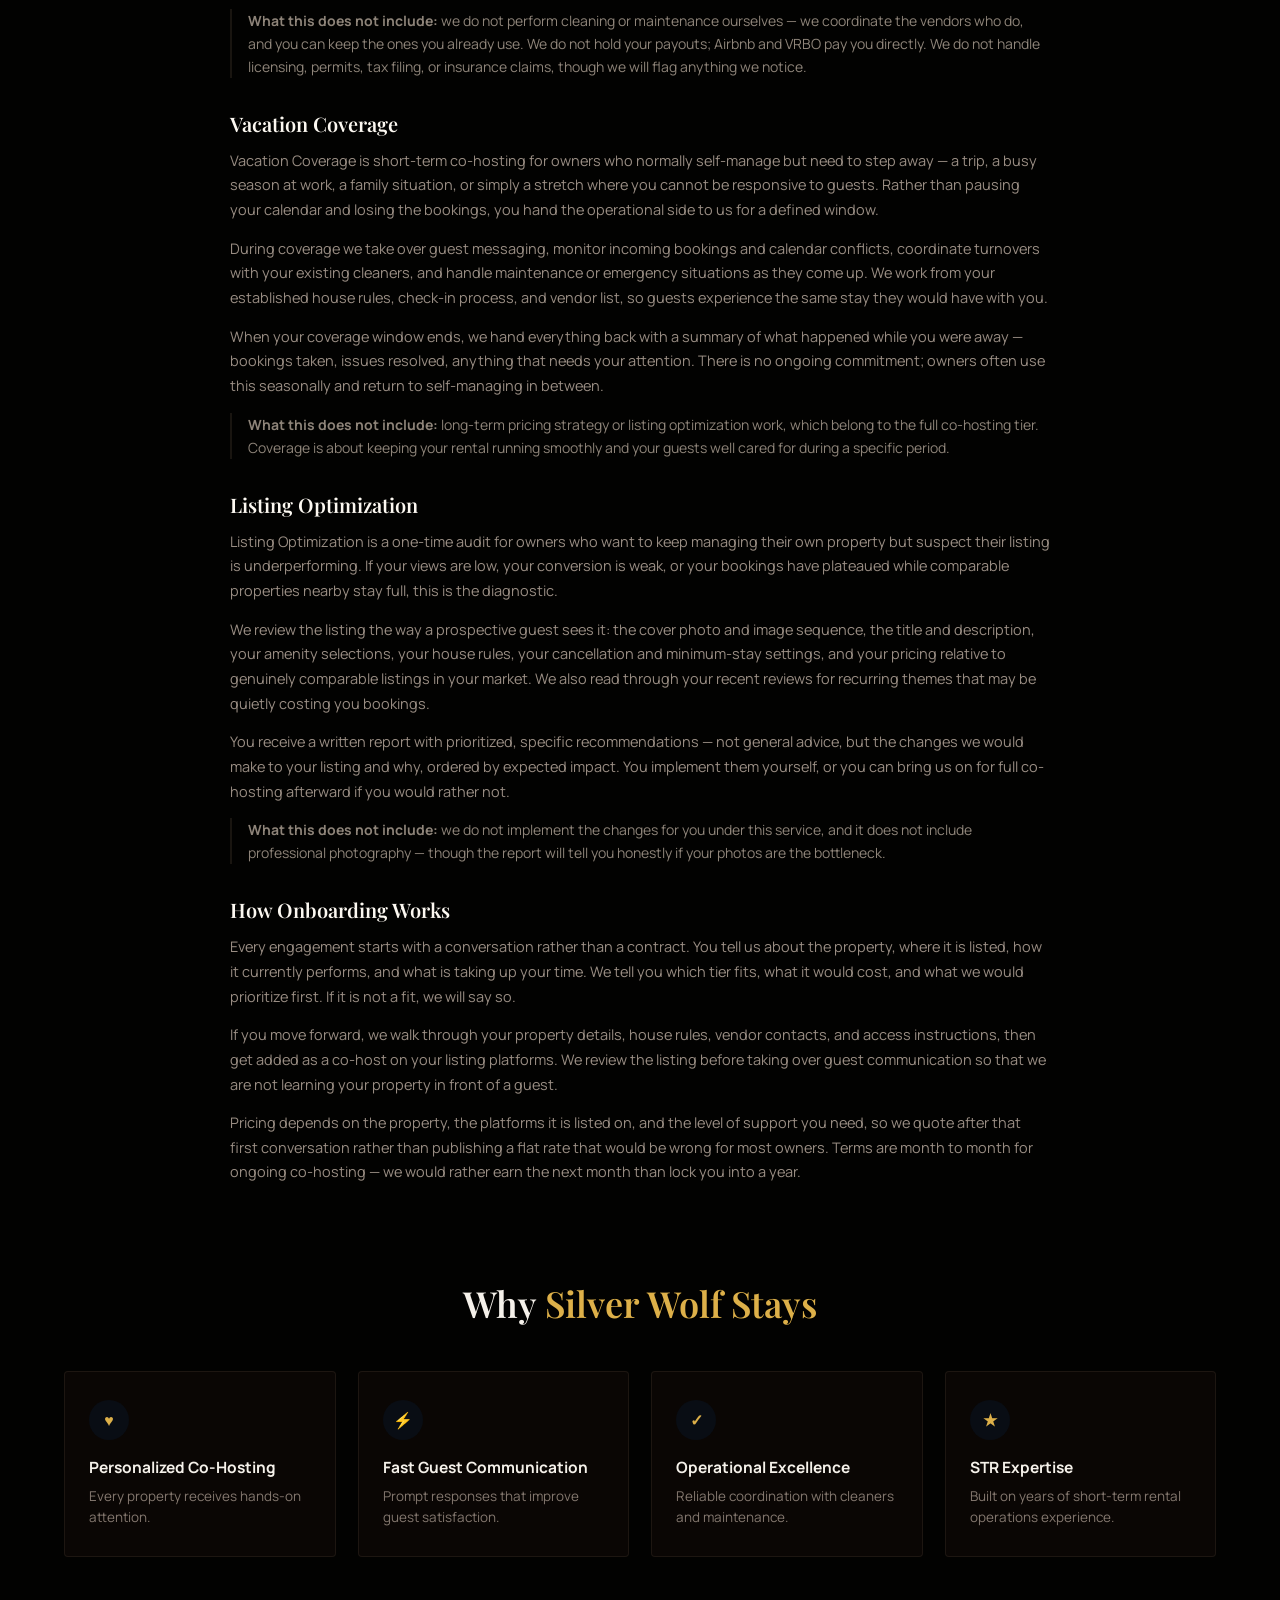
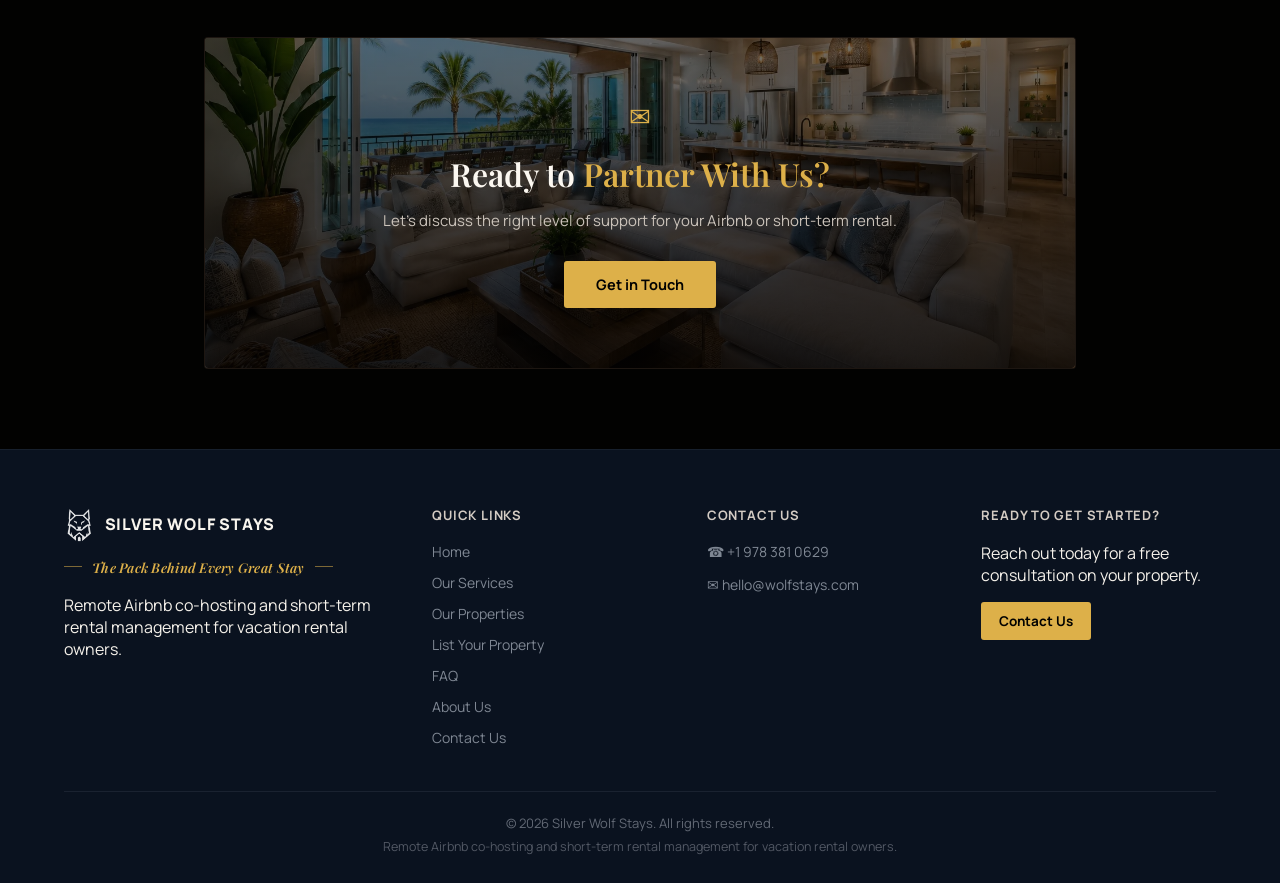
<file: services.html>
<!DOCTYPE html>
<html lang="en">
<head>
<meta charset="utf-8">
<meta name="viewport" content="width=device-width, initial-scale=1">
<title>Airbnb Co-Hosting Services &amp; Pricing Tiers — Silver Wolf Stays</title>
<meta name="description" content="Three ways to work with us: full Airbnb co-hosting and short-term rental management, short-term vacation coverage, and one-time listing optimization. See what each includes.">
<link rel="canonical" href="https://wolfstays.com/services">

<link rel="icon" href="/favicon.ico" sizes="32x32">
<link rel="icon" href="/images/logo-mark.png" type="image/png">
<link rel="apple-touch-icon" href="/images/logo-mark.png">

<meta property="og:type" content="website">
<meta property="og:site_name" content="Silver Wolf Stays">
<meta property="og:locale" content="en_US">
<meta property="og:url" content="https://wolfstays.com/services">
<meta property="og:title" content="Airbnb Co-Hosting Services &amp; Pricing Tiers — Silver Wolf Stays">
<meta property="og:description" content="Full co-hosting, vacation coverage, or a one-time listing audit. See exactly what each service includes.">
<meta property="og:image" content="https://wolfstays.com/images/og-cover.jpg">
<meta property="og:image:width" content="1200">
<meta property="og:image:height" content="630">
<meta property="og:image:alt" content="Silver Wolf Stays — remote vacation rental property management">

<meta name="twitter:card" content="summary_large_image">
<meta name="twitter:title" content="Airbnb Co-Hosting Services &amp; Pricing Tiers — Silver Wolf Stays">
<meta name="twitter:description" content="Full co-hosting, vacation coverage, or a one-time listing audit. See exactly what each service includes.">
<meta name="twitter:image" content="https://wolfstays.com/images/og-cover.jpg">

<link rel="preconnect" href="https://fonts.googleapis.com">
<link rel="preconnect" href="https://fonts.gstatic.com" crossorigin>
<link href="https://fonts.googleapis.com/css2?family=Playfair+Display:wght@500;600;700&family=Manrope:wght@400;500;600;700;800&display=swap" rel="stylesheet">
<link rel="stylesheet" href="css/style.css">
<style>
  .services-grid { grid-template-columns: repeat(3, 1fr); }
  @media (max-width: 960px) {
    .services-grid { grid-template-columns: 1fr !important; }
  }
  .service-detail { max-width: 820px; margin: 0 auto; }
  .service-detail h3 {
    font-family: var(--font-serif);
    font-size: 20px;
    font-weight: 600;
    margin: 32px 0 12px;
    color: var(--text-bright);
  }
  .service-detail p {
    font-size: 14.5px;
    line-height: 1.7;
    color: var(--text-muted-2);
    margin: 0 0 14px;
  }
  .service-detail .not-included {
    font-size: 14px;
    line-height: 1.65;
    color: var(--text-dim-2);
    border-left: 2px solid var(--border);
    padding-left: 16px;
    margin: 0 0 14px;
  }
</style>

<script type="application/ld+json">
{
  "@context": "https://schema.org",
  "@type": "ProfessionalService",
  "@id": "https://wolfstays.com/#organization",
  "name": "Silver Wolf Stays",
  "alternateName": "Silver Wolf Stays Property Management",
  "url": "https://wolfstays.com/",
  "logo": {
    "@type": "ImageObject",
    "url": "https://wolfstays.com/images/logo-mark.png",
    "width": 242,
    "height": 285
  },
  "image": "https://wolfstays.com/images/hero-villa-pool.webp",
  "description": "Remote Airbnb co-hosting and short-term rental management for vacation rental owners — guest communication, calendar management, cleaner coordination, and pricing.",
  "slogan": "The Pack Behind Every Great Stay",
  "telephone": "+1-978-381-0629",
  "email": "hello@wolfstays.com",
  "priceRange": "$$",
  "serviceType": [
    "Airbnb co-hosting",
    "Short-term rental management",
    "Vacation rental property management",
    "Listing optimization"
  ],
  "contactPoint": {
    "@type": "ContactPoint",
    "telephone": "+1-978-381-0629",
    "email": "hello@wolfstays.com",
    "contactType": "sales",
    "availableLanguage": "English"
  }
}
</script>
<script type="application/ld+json">
{
  "@context": "https://schema.org",
  "@type": "WebSite",
  "@id": "https://wolfstays.com/#website",
  "url": "https://wolfstays.com/",
  "name": "Silver Wolf Stays",
  "publisher": { "@id": "https://wolfstays.com/#organization" },
  "inLanguage": "en-US"
}
</script>
<script type="application/ld+json">
{
  "@context": "https://schema.org",
  "@type": "OfferCatalog",
  "name": "Silver Wolf Stays Services",
  "provider": { "@id": "https://wolfstays.com/#organization" },
  "itemListElement": [
    {
      "@type": "Offer",
      "itemOffered": {
        "@type": "Service",
        "name": "Full Co-Hosting & Property Management",
        "description": "Ongoing Airbnb and VRBO co-hosting including guest communication, calendar management, cleaner and maintenance coordination, review management, and dynamic pricing.",
        "provider": { "@id": "https://wolfstays.com/#organization" }
      }
    },
    {
      "@type": "Offer",
      "itemOffered": {
        "@type": "Service",
        "name": "Vacation Coverage",
        "description": "Reliable short-term co-hosting coverage for owners who are traveling or temporarily unavailable.",
        "provider": { "@id": "https://wolfstays.com/#organization" }
      }
    },
    {
      "@type": "Offer",
      "itemOffered": {
        "@type": "Service",
        "name": "Listing Optimization",
        "description": "A one-time audit of your Airbnb or VRBO listing with actionable recommendations to improve presentation and performance.",
        "provider": { "@id": "https://wolfstays.com/#organization" }
      }
    }
  ]
}
</script>
</head>
<body>

<header class="site-header">
  <a href="/" class="brand">
    <img src="images/logo-mark.png" alt="Silver Wolf Stays" class="brand-logo">
    <span class="brand-name">SILVER WOLF STAYS</span>
  </a>
  <nav class="desktop-nav">
    <a href="/">Home</a>
    <a href="/services" class="active">Our Services</a>
    <a href="https://silverwolfstays.directstays.com/" target="_blank" rel="noopener">Our Properties</a>
    <a href="/list-your-property">List Your Property</a>
    <a href="/faq">FAQ</a>
    <a href="/about">About Us</a>
    <a href="/contact">Contact</a>
  </nav>
  <button class="mobile-toggle" aria-label="Toggle menu">☰</button>
</header>
<div class="mobile-nav">
  <a href="/">Home</a>
  <a href="/services" class="active">Our Services</a>
  <a href="https://silverwolfstays.directstays.com/" target="_blank" rel="noopener">Our Properties</a>
  <a href="/list-your-property">List Your Property</a>
  <a href="/faq">FAQ</a>
  <a href="/about">About Us</a>
  <a href="/contact">Contact</a>
</div>

<section class="page-hero narrow-md container">
  <div class="page-hero-icon">⚙</div>
  <h1>Airbnb Co-Hosting &amp; Management <span class="gold">Services</span></h1>
  <p>We help Airbnb, VRBO, and short-term rental owners save time, deliver exceptional guest experiences, and maximize their property's potential through personalized remote co-hosting. Choose ongoing management, short-term coverage, or a one-time listing audit.</p>
  <p class="tagline">The Pack Behind Every Great Stay</p>
</section>

<section class="section-tight container">
  <div class="grid-3 services-grid">
    <div class="card" style="padding: 40px 34px;">
      <div class="card-icon-circle-sm" style="width: 52px; height: 52px; font-size: 19px;">F</div>
      <h2 style="font-family: var(--font-serif); font-size: 21px; font-weight: 600; margin: 0 0 10px; text-align: center;">Full Co-Hosting &amp; Management</h2>
      <p style="font-size: 14px; color: var(--text-muted-3); text-align: center; margin: 0 0 24px; line-height: 1.55;">Perfect for owners looking for ongoing support.</p>
      <div class="checklist" style="margin-bottom: 26px;">
        <div><span class="mark" style="font-size:13px;">✓</span><span class="txt" style="font-size:13.5px;">Guest communication</span></div>
        <div><span class="mark" style="font-size:13px;">✓</span><span class="txt" style="font-size:13.5px;">Calendar management</span></div>
        <div><span class="mark" style="font-size:13px;">✓</span><span class="txt" style="font-size:13.5px;">Review management</span></div>
        <div><span class="mark" style="font-size:13px;">✓</span><span class="txt" style="font-size:13.5px;">Cleaner coordination</span></div>
        <div><span class="mark" style="font-size:13px;">✓</span><span class="txt" style="font-size:13.5px;">Maintenance coordination</span></div>
        <div><span class="mark" style="font-size:13px;">✓</span><span class="txt" style="font-size:13.5px;">Pricing recommendations</span></div>
        <div><span class="mark" style="font-size:13px;">✓</span><span class="txt" style="font-size:13.5px;">Listing optimization</span></div>
      </div>
      <a href="/contact" class="btn btn-gold btn-block">Get Started →</a>
    </div>

    <div class="card" style="padding: 40px 34px;">
      <div class="card-icon-circle-sm" style="width: 52px; height: 52px; font-size: 19px;">V</div>
      <h2 style="font-family: var(--font-serif); font-size: 21px; font-weight: 600; margin: 0 0 10px; text-align: center;">Vacation Coverage</h2>
      <p style="font-size: 14px; color: var(--text-muted-3); text-align: center; margin: 0 0 24px; line-height: 1.55;">Perfect for owners who are traveling or temporarily unavailable.</p>
      <div class="checklist" style="margin-bottom: 26px;">
        <div><span class="mark" style="font-size:13px;">✓</span><span class="txt" style="font-size:13.5px;">Guest communication coverage while you're away</span></div>
        <div><span class="mark" style="font-size:13px;">✓</span><span class="txt" style="font-size:13.5px;">Calendar and booking monitoring</span></div>
        <div><span class="mark" style="font-size:13px;">✓</span><span class="txt" style="font-size:13.5px;">Cleaner coordination between guests</span></div>
        <div><span class="mark" style="font-size:13px;">✓</span><span class="txt" style="font-size:13.5px;">Maintenance and emergency coordination</span></div>
        <div><span class="mark" style="font-size:13px;">✓</span><span class="txt" style="font-size:13.5px;">Seamless handoff back to your routine</span></div>
      </div>
      <a href="/contact" class="btn btn-gold btn-block">Get Coverage →</a>
    </div>

    <div class="card" style="padding: 40px 34px;">
      <div class="card-icon-circle-sm" style="width: 52px; height: 52px; font-size: 19px;">L</div>
      <h2 style="font-family: var(--font-serif); font-size: 21px; font-weight: 600; margin: 0 0 10px; text-align: center;">Listing Optimization</h2>
      <p style="font-size: 14px; color: var(--text-muted-3); text-align: center; margin: 0 0 24px; line-height: 1.55;">A one-time audit with actionable recommendations.</p>
      <div class="checklist" style="margin-bottom: 26px;">
        <div><span class="mark" style="font-size:13px;">✓</span><span class="txt" style="font-size:13.5px;">Full listing audit — photos, description &amp; pricing</span></div>
        <div><span class="mark" style="font-size:13px;">✓</span><span class="txt" style="font-size:13.5px;">Actionable recommendations report</span></div>
        <div><span class="mark" style="font-size:13px;">✓</span><span class="txt" style="font-size:13.5px;">Competitive market comparison</span></div>
        <div><span class="mark" style="font-size:13px;">✓</span><span class="txt" style="font-size:13.5px;">Guidance on improving guest reviews</span></div>
        <div><span class="mark" style="font-size:13px;">✓</span><span class="txt" style="font-size:13.5px;">No ongoing commitment required</span></div>
      </div>
      <a href="/contact" class="btn btn-gold btn-block">Request an Audit →</a>
    </div>
  </div>
</section>

<section class="section-tight container">
  <div class="service-detail">
    <h2 class="section-title" style="margin-bottom: 10px;">What Each Service <span class="gold">Actually Includes</span></h2>

    <h3>Full Co-Hosting &amp; Property Management</h3>
    <p>This is our ongoing partnership tier, designed for owners who want their short-term rental to run without their daily involvement. We act as your co-host on Airbnb, VRBO, or whichever platforms you list on — which means we operate inside your existing accounts rather than moving your listing somewhere new. You keep ownership of the listing, the reviews, and the payouts.</p>
    <p>Day to day, we handle guest communication from the first inquiry through post-checkout follow-up: answering questions, sending check-in instructions, resolving issues mid-stay, and requesting reviews afterward. We manage your calendar and booking settings, coordinate your cleaners between stays, and dispatch maintenance when something breaks. We monitor your pricing against local demand and seasonality, and recommend adjustments — you approve them.</p>
    <p>We also keep the listing itself healthy: refreshing the description, reordering photos, updating amenities, and watching the metrics that affect your placement in Airbnb search results and your standing toward Superhost status.</p>
    <p class="not-included"><strong>What this does not include:</strong> we do not perform cleaning or maintenance ourselves — we coordinate the vendors who do, and you can keep the ones you already use. We do not hold your payouts; Airbnb and VRBO pay you directly. We do not handle licensing, permits, tax filing, or insurance claims, though we will flag anything we notice.</p>

    <h3>Vacation Coverage</h3>
    <p>Vacation Coverage is short-term co-hosting for owners who normally self-manage but need to step away — a trip, a busy season at work, a family situation, or simply a stretch where you cannot be responsive to guests. Rather than pausing your calendar and losing the bookings, you hand the operational side to us for a defined window.</p>
    <p>During coverage we take over guest messaging, monitor incoming bookings and calendar conflicts, coordinate turnovers with your existing cleaners, and handle maintenance or emergency situations as they come up. We work from your established house rules, check-in process, and vendor list, so guests experience the same stay they would have with you.</p>
    <p>When your coverage window ends, we hand everything back with a summary of what happened while you were away — bookings taken, issues resolved, anything that needs your attention. There is no ongoing commitment; owners often use this seasonally and return to self-managing in between.</p>
    <p class="not-included"><strong>What this does not include:</strong> long-term pricing strategy or listing optimization work, which belong to the full co-hosting tier. Coverage is about keeping your rental running smoothly and your guests well cared for during a specific period.</p>

    <h3>Listing Optimization</h3>
    <p>Listing Optimization is a one-time audit for owners who want to keep managing their own property but suspect their listing is underperforming. If your views are low, your conversion is weak, or your bookings have plateaued while comparable properties nearby stay full, this is the diagnostic.</p>
    <p>We review the listing the way a prospective guest sees it: the cover photo and image sequence, the title and description, your amenity selections, your house rules, your cancellation and minimum-stay settings, and your pricing relative to genuinely comparable listings in your market. We also read through your recent reviews for recurring themes that may be quietly costing you bookings.</p>
    <p>You receive a written report with prioritized, specific recommendations — not general advice, but the changes we would make to your listing and why, ordered by expected impact. You implement them yourself, or you can bring us on for full co-hosting afterward if you would rather not.</p>
    <p class="not-included"><strong>What this does not include:</strong> we do not implement the changes for you under this service, and it does not include professional photography — though the report will tell you honestly if your photos are the bottleneck.</p>

    <h3>How Onboarding Works</h3>
    <p>Every engagement starts with a conversation rather than a contract. You tell us about the property, where it is listed, how it currently performs, and what is taking up your time. We tell you which tier fits, what it would cost, and what we would prioritize first. If it is not a fit, we will say so.</p>
    <p>If you move forward, we walk through your property details, house rules, vendor contacts, and access instructions, then get added as a co-host on your listing platforms. We review the listing before taking over guest communication so that we are not learning your property in front of a guest.</p>
    <p>Pricing depends on the property, the platforms it is listed on, and the level of support you need, so we quote after that first conversation rather than publishing a flat rate that would be wrong for most owners. Terms are month to month for ongoing co-hosting — we would rather earn the next month than lock you into a year.</p>
  </div>
</section>

<section class="section-tight container" style="text-align: center;">
  <h2 class="section-title">Why <span class="gold">Silver Wolf Stays</span></h2>
  <div class="grid-3" style="grid-template-columns: repeat(4, 1fr);">
    <div class="card">
      <div class="card-icon-circle-sm">♥</div>
      <h3>Personalized Co-Hosting</h3>
      <p>Every property receives hands-on attention.</p>
    </div>
    <div class="card">
      <div class="card-icon-circle-sm">⚡</div>
      <h3>Fast Guest Communication</h3>
      <p>Prompt responses that improve guest satisfaction.</p>
    </div>
    <div class="card">
      <div class="card-icon-circle-sm">✓</div>
      <h3>Operational Excellence</h3>
      <p>Reliable coordination with cleaners and maintenance.</p>
    </div>
    <div class="card">
      <div class="card-icon-circle-sm">★</div>
      <h3>STR Expertise</h3>
      <p>Built on years of short-term rental operations experience.</p>
    </div>
  </div>
</section>

<section class="section-tight" style="max-width: 1000px; margin: 0 auto;">
  <div class="panel" style="position: relative; overflow: hidden; padding: 60px 40px; text-align: center;">
    <img src="images/kitchen.webp" alt="" role="presentation" class="bg-img" width="1536" height="1024" loading="lazy">
    <div style="position: absolute; inset: 0; background: linear-gradient(180deg, oklch(0.08 0.005 50 / 0.55), oklch(0.08 0.005 50 / 0.88));"></div>
    <div style="position: relative;">
      <div class="cta-icon">✉</div>
      <h2 style="font-family: var(--font-serif); font-size: clamp(24px, 3vw, 32px); margin: 0 0 14px; font-weight: 600; color: var(--text-bright);">Ready to <span class="gold">Partner With Us?</span></h2>
      <p style="font-size: 15px; color: var(--text-3); max-width: 520px; margin: 0 auto 28px; line-height: 1.6;">Let's discuss the right level of support for your Airbnb or short-term rental.</p>
      <a href="/contact" class="btn btn-gold" style="padding: 14px 32px;">Get in Touch</a>
    </div>
  </div>
</section>

<footer class="site-footer">
  <div class="footer-grid">
    <div>
      <div class="footer-brand">
        <img src="images/logo-mark.png" alt="Silver Wolf Stays" class="footer-brand-logo">
        <span class="footer-brand-name">SILVER WOLF STAYS</span>
      </div>
      <p class="tagline footer-tagline">The Pack Behind Every Great Stay</p>
      <p>Remote Airbnb co-hosting and short-term rental management for vacation rental owners.</p>
    </div>
    <div>
      <div class="footer-heading">Quick Links</div>
      <div class="footer-links">
        <a href="/">Home</a>
        <a href="/services">Our Services</a>
        <a href="https://silverwolfstays.directstays.com/" target="_blank" rel="noopener">Our Properties</a>
        <a href="/list-your-property">List Your Property</a>
        <a href="/faq">FAQ</a>
        <a href="/about">About Us</a>
        <a href="/contact">Contact Us</a>
      </div>
    </div>
    <div>
      <div class="footer-heading">Contact Us</div>
      <div class="footer-contact">
        <div>☎ <a href="tel:+19783810629">+1 978 381 0629</a></div>
        <div>✉ <a href="mailto:hello@wolfstays.com">hello@wolfstays.com</a></div>
      </div>
    </div>
    <div>
      <div class="footer-heading">Ready to Get Started?</div>
      <p>Reach out today for a free consultation on your property.</p>
      <a href="/contact" class="btn btn-gold" style="padding: 10px 18px; font-size: 13.5px;">Contact Us</a>
    </div>
  </div>
  <div class="footer-bottom">
    <span>© 2026 Silver Wolf Stays. All rights reserved.</span>
    <span>Remote Airbnb co-hosting and short-term rental management for vacation rental owners.</span>
  </div>
</footer>

<script src="js/main.js"></script>
</body>
</html>
</file>
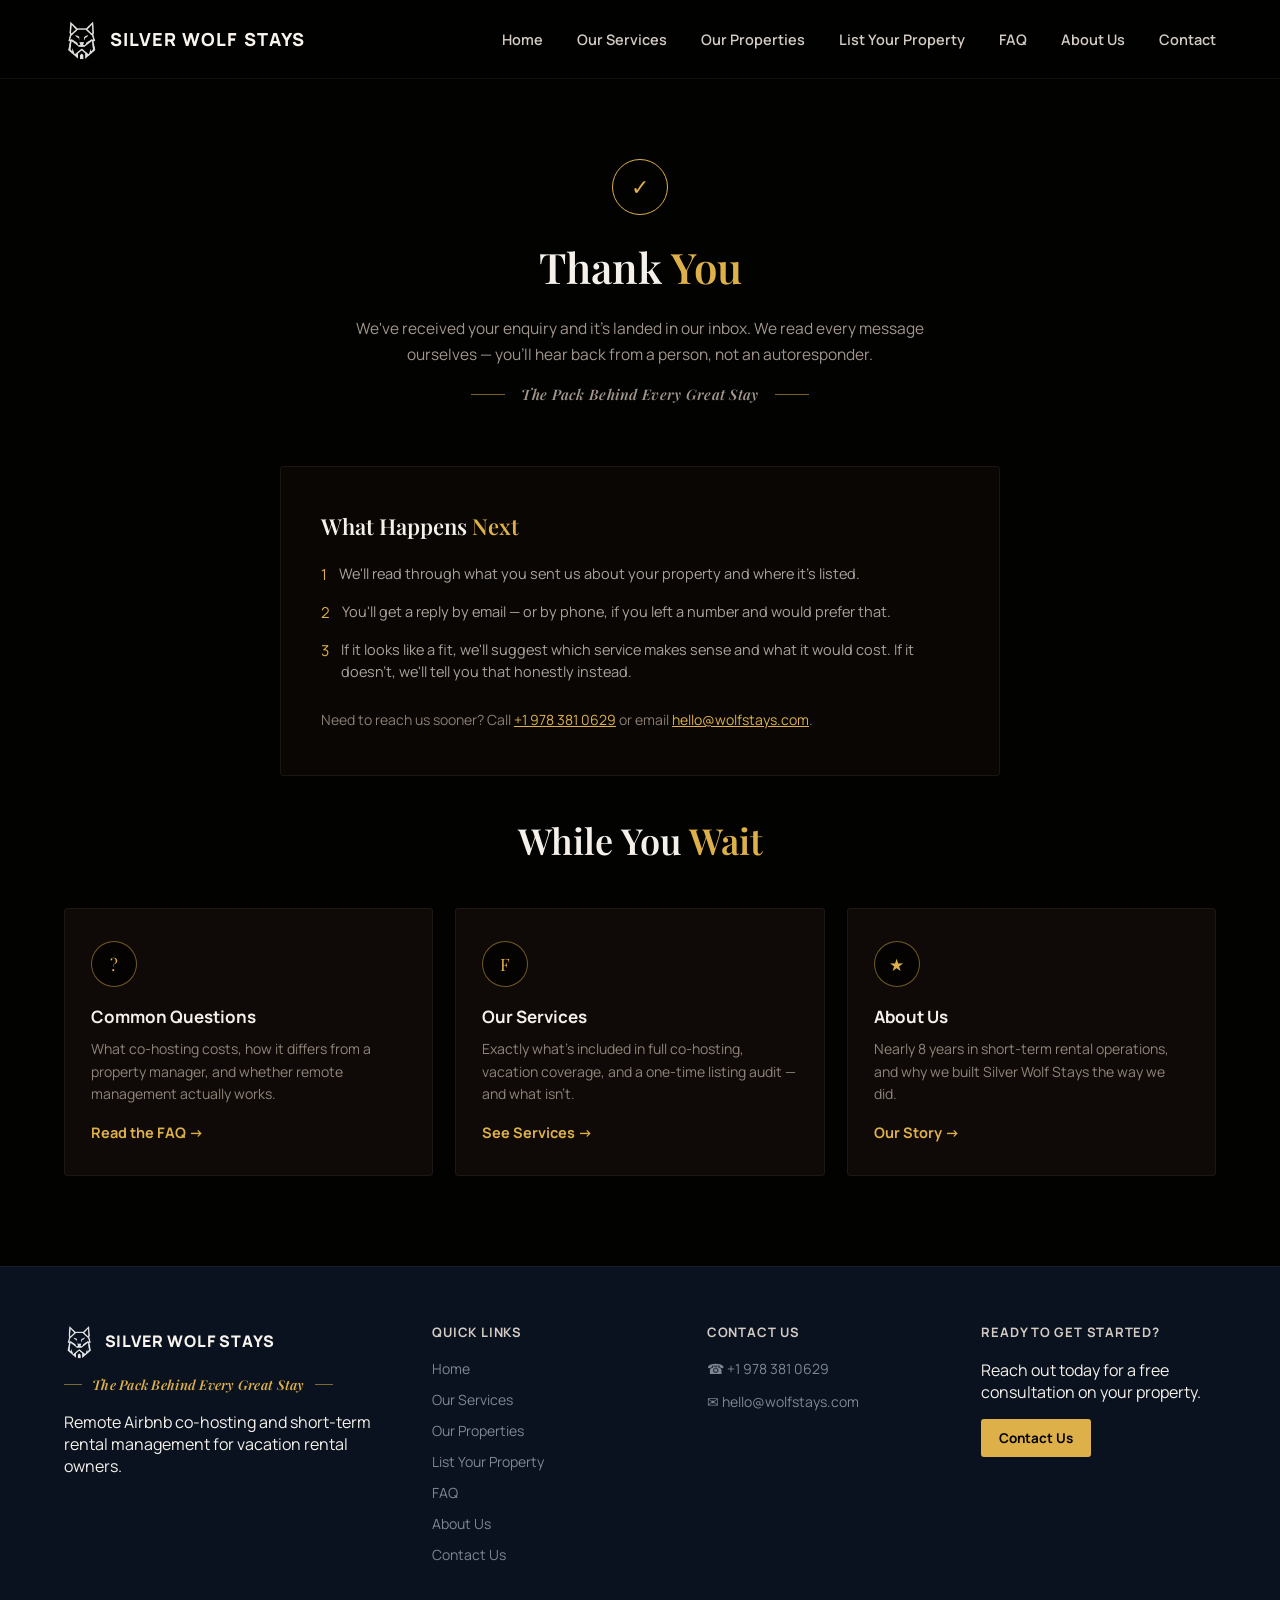
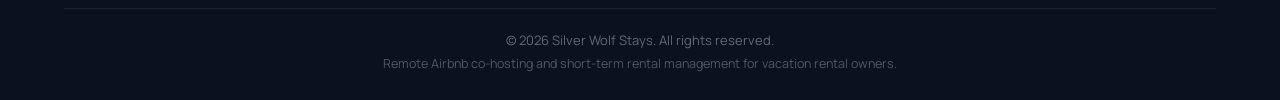
<file: thanks.html>
<!DOCTYPE html>
<html lang="en">
<head>
<meta charset="utf-8">
<meta name="viewport" content="width=device-width, initial-scale=1">
<title>Thank You — Silver Wolf Stays</title>
<meta name="description" content="Thanks for getting in touch with Silver Wolf Stays. We've received your enquiry and will be in touch shortly.">
<!-- Confirmation pages should not rank or be counted as a landing page. -->
<meta name="robots" content="noindex, nofollow">
<link rel="canonical" href="https://wolfstays.com/thanks">

<link rel="icon" href="/favicon.ico" sizes="32x32">
<link rel="icon" href="/images/logo-mark.png" type="image/png">
<link rel="apple-touch-icon" href="/images/logo-mark.png">

<link rel="preconnect" href="https://fonts.googleapis.com">
<link rel="preconnect" href="https://fonts.gstatic.com" crossorigin>
<link href="https://fonts.googleapis.com/css2?family=Playfair+Display:wght@500;600;700&family=Manrope:wght@400;500;600;700;800&display=swap" rel="stylesheet">
<link rel="stylesheet" href="css/style.css">
</head>
<body>

<header class="site-header">
  <a href="/" class="brand">
    <img src="images/logo-mark.png" alt="Silver Wolf Stays" class="brand-logo">
    <span class="brand-name">SILVER WOLF STAYS</span>
  </a>
  <nav class="desktop-nav">
    <a href="/">Home</a>
    <a href="/services">Our Services</a>
    <a href="https://silverwolfstays.directstays.com/" target="_blank" rel="noopener">Our Properties</a>
    <a href="/list-your-property">List Your Property</a>
    <a href="/faq">FAQ</a>
    <a href="/about">About Us</a>
    <a href="/contact">Contact</a>
  </nav>
  <button class="mobile-toggle" aria-label="Toggle menu">☰</button>
</header>
<div class="mobile-nav">
  <a href="/">Home</a>
  <a href="/services">Our Services</a>
  <a href="https://silverwolfstays.directstays.com/" target="_blank" rel="noopener">Our Properties</a>
  <a href="/list-your-property">List Your Property</a>
  <a href="/faq">FAQ</a>
  <a href="/about">About Us</a>
  <a href="/contact">Contact</a>
</div>

<section class="page-hero narrow-sm container">
  <div class="page-hero-icon">✓</div>
  <h1>Thank <span class="gold">You</span></h1>
  <p>We've received your enquiry and it's landed in our inbox. We read every message ourselves — you'll hear back from a person, not an autoresponder.</p>
  <p class="tagline">The Pack Behind Every Great Stay</p>
</section>

<section class="section-tight container" style="padding-bottom: 40px;">
  <div class="panel" style="max-width: 720px; margin: 0 auto; padding: 44px 40px;">
    <h2 style="font-family: var(--font-serif); font-size: 22px; margin: 0 0 22px; font-weight: 600;">What Happens <span class="gold">Next</span></h2>
    <div class="checklist" style="margin: 0; max-width: none;">
      <div><span class="mark">1</span><span class="txt">We'll read through what you sent us about your property and where it's listed.</span></div>
      <div><span class="mark">2</span><span class="txt">You'll get a reply by email — or by phone, if you left a number and would prefer that.</span></div>
      <div><span class="mark">3</span><span class="txt">If it looks like a fit, we'll suggest which service makes sense and what it would cost. If it doesn't, we'll tell you that honestly instead.</span></div>
    </div>
    <p style="font-size: 14px; color: var(--text-muted-4); line-height: 1.6; margin: 26px 0 0;">Need to reach us sooner? Call <a href="tel:+19783810629" class="gold">+1 978 381 0629</a> or email <a href="mailto:hello@wolfstays.com" class="gold">hello@wolfstays.com</a>.</p>
  </div>
</section>

<section class="section-tight container" style="text-align: center; padding-bottom: 90px;">
  <h2 class="section-title">While You <span class="gold">Wait</span></h2>
  <div class="grid-3">
    <div class="card card-lg">
      <div class="card-icon-circle">?</div>
      <h3>Common Questions</h3>
      <p>What co-hosting costs, how it differs from a property manager, and whether remote management actually works.</p>
      <a href="/faq" class="link-arrow">Read the FAQ →</a>
    </div>
    <div class="card card-lg">
      <div class="card-icon-circle">F</div>
      <h3>Our Services</h3>
      <p>Exactly what's included in full co-hosting, vacation coverage, and a one-time listing audit — and what isn't.</p>
      <a href="/services" class="link-arrow">See Services →</a>
    </div>
    <div class="card card-lg">
      <div class="card-icon-circle">★</div>
      <h3>About Us</h3>
      <p>Nearly 8 years in short-term rental operations, and why we built Silver Wolf Stays the way we did.</p>
      <a href="/about" class="link-arrow">Our Story →</a>
    </div>
  </div>
</section>

<footer class="site-footer">
  <div class="footer-grid">
    <div>
      <div class="footer-brand">
        <img src="images/logo-mark.png" alt="Silver Wolf Stays" class="footer-brand-logo">
        <span class="footer-brand-name">SILVER WOLF STAYS</span>
      </div>
      <p class="tagline footer-tagline">The Pack Behind Every Great Stay</p>
      <p>Remote Airbnb co-hosting and short-term rental management for vacation rental owners.</p>
    </div>
    <div>
      <div class="footer-heading">Quick Links</div>
      <div class="footer-links">
        <a href="/">Home</a>
        <a href="/services">Our Services</a>
        <a href="https://silverwolfstays.directstays.com/" target="_blank" rel="noopener">Our Properties</a>
        <a href="/list-your-property">List Your Property</a>
        <a href="/faq">FAQ</a>
        <a href="/about">About Us</a>
        <a href="/contact">Contact Us</a>
      </div>
    </div>
    <div>
      <div class="footer-heading">Contact Us</div>
      <div class="footer-contact">
        <div>☎ <a href="tel:+19783810629">+1 978 381 0629</a></div>
        <div>✉ <a href="mailto:hello@wolfstays.com">hello@wolfstays.com</a></div>
      </div>
    </div>
    <div>
      <div class="footer-heading">Ready to Get Started?</div>
      <p>Reach out today for a free consultation on your property.</p>
      <a href="/contact" class="btn btn-gold" style="padding: 10px 18px; font-size: 13.5px;">Contact Us</a>
    </div>
  </div>
  <div class="footer-bottom">
    <span>© 2026 Silver Wolf Stays. All rights reserved.</span>
    <span>Remote Airbnb co-hosting and short-term rental management for vacation rental owners.</span>
  </div>
</footer>

<script src="js/main.js"></script>
</body>
</html>
</file>
<file: css/style.css>
/* Wolf Stay — shared styles
   Design tokens ported 1:1 from the Claude Design prototype (Home Standalone.dc.html, WS-Header.dc.html, WS-Footer.dc.html, etc.) */

:root {
  --bg: oklch(0.08 0.005 50);
  --bg-deep: oklch(0.05 0.005 50);
  --bg-card: oklch(0.13 0.01 55);
  --bg-card-alt: oklch(0.15 0.01 55);
  --bg-header: oklch(0.08 0.005 50 / 0.94);
  --bg-mobile-nav: oklch(0.07 0.005 50);
  --bg-cta-tint: oklch(0.06 0.005 50 / 0.72);
  --bg-icon-navy: oklch(0.16 0.015 260);
  --bg-icon-navy-2: oklch(0.16 0.02 260);

  --border: oklch(0.28 0.02 60 / 0.5);
  --border-soft: oklch(0.28 0.02 60 / 0.35);
  --border-btn: oklch(0.45 0.03 60);
  --border-toggle: oklch(0.3 0.02 60);
  --border-social: oklch(0.35 0.02 60);

  --gold: oklch(0.78 0.13 85);
  --gold-border: oklch(0.78 0.13 85 / 0.5);

  --text: oklch(0.96 0.01 80);
  --text-bright: oklch(0.98 0.01 80);
  --text-bright-2: oklch(0.97 0.01 80);
  --text-1: oklch(0.93 0.01 80);
  --text-2: oklch(0.85 0.015 70);
  --text-3: oklch(0.82 0.015 70);
  --text-4: oklch(0.8 0.015 70);
  --text-5: oklch(0.78 0.015 70);
  --text-6: oklch(0.75 0.015 70);
  --text-7: oklch(0.72 0.015 70);
  --text-muted-1: oklch(0.68 0.02 60);
  --text-muted-2: oklch(0.65 0.02 60);
  --text-muted-3: oklch(0.62 0.02 60);
  --text-muted-4: oklch(0.6 0.02 60);
  --text-muted-5: oklch(0.58 0.02 60);
  --text-muted-6: oklch(0.55 0.02 60);
  --text-dim: oklch(0.6 0.02 70);
  --text-dim-2: oklch(0.62 0.02 70);

  --footer-bg: oklch(0.18 0.03 260);
  --footer-border: oklch(0.3 0.03 260 / 0.5);
  --footer-border-2: oklch(0.32 0.03 260 / 0.5);
  --footer-heading: oklch(0.85 0.015 70);
  --footer-text: oklch(0.62 0.02 260);
  --footer-text-dim: oklch(0.6 0.02 260);
  --footer-text-copyright: oklch(0.52 0.02 260);
  --footer-text-copyright-2: oklch(0.46 0.02 260);
  --footer-social-border: oklch(0.4 0.03 260);
  --footer-social-text: oklch(0.7 0.02 260);

  --on-gold: oklch(0.08 0.005 50);

  --font-serif: 'Playfair Display', Georgia, serif;
  --font-sans: 'Manrope', -apple-system, BlinkMacSystemFont, sans-serif;
}

* { box-sizing: border-box; }

html { scroll-behavior: smooth; }

body {
  margin: 0;
  background: var(--bg);
  color: var(--text);
  font-family: var(--font-sans);
  min-height: 100vh;
}

a { color: inherit; }

img { max-width: 100%; display: block; }

.container {
  max-width: 1280px;
  margin: 0 auto;
}

/* ---------- Header ---------- */

.site-header {
  position: sticky;
  top: 0;
  z-index: 100;
  display: flex;
  align-items: center;
  justify-content: space-between;
  padding: 18px 5vw;
  background: var(--bg-header);
  backdrop-filter: blur(10px);
  border-bottom: 1px solid var(--border-soft);
}

.brand {
  display: flex;
  align-items: center;
  gap: 10px;
  text-decoration: none;
}

.brand-logo {
  height: 42px;
  width: auto;
  display: block;
}

.brand-name {
  font-weight: 800;
  font-size: 18px;
  letter-spacing: 0.06em;
  color: var(--text-bright-2);
}

.desktop-nav {
  display: flex;
  align-items: center;
  gap: 34px;
}

.desktop-nav a {
  text-decoration: none;
  font-size: 14.5px;
  font-weight: 600;
  color: var(--text-2);
  transition: color 0.15s ease;
}

.desktop-nav a.active,
.desktop-nav a:hover {
  color: var(--gold);
}

.mobile-toggle {
  display: none;
  background: none;
  border: 1px solid var(--border-toggle);
  border-radius: 4px;
  width: 40px;
  height: 40px;
  color: var(--text);
  font-size: 18px;
  cursor: pointer;
}

.mobile-nav {
  position: sticky;
  top: 71px;
  z-index: 99;
  background: var(--bg-mobile-nav);
  border-bottom: 1px solid var(--border-soft);
  padding: 20px 24px;
  display: none;
  flex-direction: column;
  gap: 18px;
}

.mobile-nav.open { display: flex; }

.mobile-nav a {
  color: var(--text-1);
  text-decoration: none;
  font-size: 16px;
  font-weight: 600;
}

.mobile-nav a.active { color: var(--gold); }

@media (max-width: 900px) {
  .desktop-nav { display: none !important; }
  .mobile-toggle { display: flex !important; align-items: center; justify-content: center; }
}

/* ---------- Buttons ---------- */

.btn {
  display: inline-block;
  padding: 14px 26px;
  text-decoration: none;
  font-size: 14.5px;
  font-weight: 700;
  border-radius: 3px;
  border: none;
  cursor: pointer;
  text-align: center;
}

.btn-gold {
  background: var(--gold);
  color: var(--on-gold);
}

.btn-outline {
  background: transparent;
  border: 1px solid var(--border-btn);
  color: var(--text-1);
  font-weight: 600;
}

.btn-block { display: block; padding: 14px; }

/* ---------- Page hero (interior pages) ---------- */

.page-hero {
  padding: 80px 5vw 60px;
  margin: 0 auto;
  text-align: center;
}

.page-hero-icon {
  width: 56px;
  height: 56px;
  border-radius: 50%;
  border: 1.5px solid var(--gold);
  display: flex;
  align-items: center;
  justify-content: center;
  font-size: 22px;
  color: var(--gold);
  margin: 0 auto 24px;
}

.page-hero h1 {
  font-family: var(--font-serif);
  font-size: clamp(28px, 3.8vw, 42px);
  margin: 0 0 20px;
  font-weight: 600;
}

.page-hero p {
  font-size: 15.5px;
  line-height: 1.7;
  color: var(--text-muted-1);
  margin: 0 auto;
}

.gold { color: var(--gold); }

/* ---------- Tagline ---------- */

.tagline {
  font-family: var(--font-serif);
  font-style: italic;
  font-weight: 600;
  color: var(--gold);
  letter-spacing: 0.02em;
  display: flex;
  align-items: center;
  justify-content: center;
  gap: 16px;
  text-align: center;
}

.tagline::before,
.tagline::after {
  content: "";
  height: 1px;
  width: 34px;
  background: var(--gold);
  opacity: 0.55;
}

.hero-tagline {
  font-size: clamp(16px, 1.8vw, 20px);
  margin: 0 0 22px;
  position: relative;
}

.page-hero .tagline {
  font-size: 14.5px;
  margin: 14px auto 0;
}

.footer-tagline {
  font-size: 13.5px;
  margin: 10px 0 18px;
  justify-content: flex-start;
  gap: 10px;
}

.footer-tagline::before,
.footer-tagline::after { width: 18px; }

/* ---------- Home hero ---------- */

.hero {
  position: relative;
  min-height: 640px;
  display: flex;
  align-items: center;
  justify-content: center;
  text-align: center;
  padding: 60px 5vw;
  overflow: hidden;
}

.hero-scrim {
  position: absolute;
  inset: 0;
  background: linear-gradient(180deg, oklch(0.08 0.005 50 / 0.45), oklch(0.08 0.005 50 / 0.88));
}

.hero-content { position: relative; max-width: 780px; }

.hero h1 {
  font-family: var(--font-serif);
  font-size: clamp(32px, 4.6vw, 54px);
  line-height: 1.15;
  margin: 0 0 22px;
  font-weight: 600;
  color: var(--text-bright);
}

.hero p {
  font-size: 17px;
  line-height: 1.65;
  color: var(--text-3);
  max-width: 620px;
  margin: 0 auto 36px;
}

.hero-btns, .cta-btns {
  display: flex;
  gap: 14px;
  justify-content: center;
  flex-wrap: wrap;
}

@media (max-width: 860px) {
  .hero-btns, .cta-btns { flex-direction: column !important; align-items: stretch !important; }
}

/* ---------- Section shells ---------- */

section { padding: 80px 5vw; }
section.container { margin: 0 auto; }

.section-tight { padding-top: 0; }

h2.section-title {
  font-family: var(--font-serif);
  font-size: clamp(26px, 3.2vw, 36px);
  margin: 0 0 44px;
  font-weight: 600;
  text-align: center;
}

.section-lead {
  font-size: 15px;
  color: var(--text-muted-4);
  max-width: 600px;
  margin: 0 auto 48px;
  line-height: 1.6;
  text-align: center;
}

/* ---------- Welcome (split) ---------- */

.welcome-grid {
  display: grid;
  grid-template-columns: 1fr 1fr;
  gap: 0;
  background: var(--bg-card-alt);
  border: 1px solid var(--border);
  border-radius: 4px;
  overflow: hidden;
}

.welcome-copy { padding: 48px 44px; }

.welcome-copy h2 {
  font-family: var(--font-serif);
  font-size: 30px;
  margin: 0 0 20px;
  font-weight: 600;
}

.welcome-copy p {
  font-size: 14.5px;
  line-height: 1.65;
  color: var(--text-muted-1);
  margin: 0 0 22px;
}

.welcome-points {
  display: flex;
  flex-direction: column;
  gap: 14px;
  margin-bottom: 22px;
}

.welcome-points div {
  display: flex;
  align-items: center;
  gap: 10px;
  font-size: 14px;
  color: var(--text-4);
}

.welcome-photo { min-height: 280px; }

@media (max-width: 860px) {
  .welcome-photo { min-height: 240px; }
}

.link-arrow {
  font-size: 14.5px;
  font-weight: 700;
  color: var(--gold);
  text-decoration: none;
}

/* ---------- Card grids ---------- */

.grid-3 { display: grid; grid-template-columns: repeat(3, 1fr); gap: 22px; text-align: left; }
.grid-4 { display: grid; grid-template-columns: repeat(4, 1fr); gap: 20px; }
.grid-2 { display: grid; grid-template-columns: 1fr 1fr; gap: 24px; }

@media (max-width: 860px) {
  .welcome-grid, .grid-3, .grid-2 { grid-template-columns: 1fr !important; }
}
@media (max-width: 900px) {
  .grid-4 { grid-template-columns: 1fr 1fr !important; }
}
@media (max-width: 560px) {
  .grid-4 { grid-template-columns: 1fr !important; }
}

.card {
  background: var(--bg-card);
  border: 1px solid var(--border);
  border-radius: 4px;
  padding: 28px 24px;
}

.card-lg { padding: 32px 26px; background: var(--bg-card-alt); }

.card-icon-circle {
  width: 46px;
  height: 46px;
  border-radius: 50%;
  background: oklch(0.1 0.01 55);
  border: 1px solid var(--gold-border);
  display: flex;
  align-items: center;
  justify-content: center;
  font-family: var(--font-serif);
  color: var(--gold);
  font-size: 17px;
  margin-bottom: 18px;
}

.card-icon-circle-sm {
  width: 40px;
  height: 40px;
  border-radius: 50%;
  background: var(--bg-icon-navy);
  display: flex;
  align-items: center;
  justify-content: center;
  color: var(--gold);
  font-size: 16px;
  margin-bottom: 16px;
  font-weight: 700;
}

.card h3 {
  font-size: 15.5px;
  font-weight: 700;
  margin: 0 0 8px;
}

.card p {
  font-size: 13.5px;
  line-height: 1.55;
  color: var(--text-muted-5);
  margin: 0;
}

.card-lg h3 { font-size: 17px; margin: 0 0 10px; }
.card-lg p { font-size: 14px; color: var(--text-muted-3); line-height: 1.6; margin: 0 0 16px; }

/* ---------- Why-partner section ---------- */

.section-alt { background: var(--bg-deep); text-align: center; }

/* ---------- Testimonials ---------- */

.testimonial-stars { color: var(--gold); font-size: 14px; margin-bottom: 14px; letter-spacing: 2px; }
.testimonial-quote { font-size: 14px; line-height: 1.6; color: var(--text-6); margin: 0 0 18px; font-style: italic; }
.testimonial-name { font-size: 13.5px; font-weight: 700; color: var(--text-1); }
.testimonial-loc { font-size: 12.5px; color: var(--text-muted-6); margin-top: 2px; }

/* ---------- CTA banner ---------- */

.cta-banner {
  position: relative;
  padding: 90px 5vw;
  text-align: center;
  overflow: hidden;
}

.cta-banner-scrim { position: absolute; inset: 0; background: var(--bg-cta-tint); }

.cta-banner-content { position: relative; max-width: 640px; margin: 0 auto; }

.cta-icon { font-size: 26px; color: var(--gold); margin-bottom: 18px; }

.cta-banner h2 {
  font-family: var(--font-serif);
  font-size: clamp(24px, 3vw, 34px);
  margin: 0 0 16px;
  font-weight: 600;
}

.cta-banner p {
  font-size: 15px;
  line-height: 1.6;
  color: var(--text-5);
  margin: 0 0 32px;
}

/* ---------- Footer ---------- */

.site-footer {
  padding: 56px 5vw 28px;
  background: var(--footer-bg);
  border-top: 1px solid var(--footer-border);
}

.footer-grid {
  max-width: 1280px;
  margin: 0 auto;
  display: grid;
  grid-template-columns: 1.4fr 1fr 1fr 1fr;
  gap: 40px;
}

@media (max-width: 860px) {
  .footer-grid { grid-template-columns: 1fr 1fr !important; }
}

@media (max-width: 640px) {
  .footer-grid { grid-template-columns: 1fr !important; gap: 36px; }
}

.footer-brand { display: flex; align-items: center; gap: 10px; margin-bottom: 16px; }

.footer-brand-logo {
  height: 36px;
  width: auto;
  display: block;
}

.footer-brand-name { font-weight: 800; font-size: 16px; letter-spacing: 0.05em; color: var(--text-bright-2); }

.footer p { font-size: 13.5px; line-height: 1.6; color: var(--footer-text-dim); max-width: 260px; margin: 0 0 18px; }

.footer-socials { display: flex; gap: 12px; }

.footer-social {
  width: 32px;
  height: 32px;
  border-radius: 50%;
  border: 1px solid var(--footer-social-border);
  display: flex;
  align-items: center;
  justify-content: center;
  font-size: 13px;
  color: var(--footer-social-text);
  font-weight: 700;
  text-decoration: none;
}

.footer-heading {
  font-size: 13px;
  font-weight: 700;
  color: var(--footer-heading);
  margin-bottom: 18px;
  text-transform: uppercase;
  letter-spacing: 0.06em;
}

.footer-links { display: flex; flex-direction: column; gap: 12px; }
.footer-links a { font-size: 14px; color: var(--footer-text); text-decoration: none; }
.footer-links a:hover { color: var(--gold); }

.footer-contact { display: flex; flex-direction: column; gap: 14px; }
.footer-contact div { font-size: 14px; color: var(--footer-text); }

.footer-bottom {
  max-width: 1280px;
  margin: 44px auto 0;
  padding-top: 22px;
  border-top: 1px solid var(--footer-border-2);
  display: flex;
  flex-direction: column;
  align-items: center;
  gap: 6px;
}

.footer-bottom span:first-child { font-size: 13px; color: var(--footer-text-copyright); }
.footer-bottom span:last-child { font-size: 12.5px; color: var(--footer-text-copyright-2); }

/* ---------- Photo placeholder (no real photo sourced) ---------- */

.photo-placeholder {
  background: linear-gradient(135deg, oklch(0.19 0.015 60), oklch(0.15 0.013 55));
  display: flex;
  align-items: center;
  justify-content: center;
  padding: 24px;
  text-align: center;
  min-height: 280px;
}

.photo-placeholder span {
  font-size: 13px;
  color: var(--text-dim-2);
}

/* ---------- Misc page-specific ---------- */

.narrow { max-width: 780px; }
.narrow-md { max-width: 820px; }
.narrow-sm { max-width: 720px; }

.checklist { display: flex; flex-direction: column; gap: 16px; max-width: 640px; margin: 0 auto; text-align: left; }
.checklist div { display: flex; gap: 12px; align-items: flex-start; }
.checklist span.mark { color: var(--gold); font-size: 15px; margin-top: 1px; }
.checklist span.txt { font-size: 14.5px; color: var(--text-7); line-height: 1.5; }

.panel {
  background: var(--bg-card);
  border: 1px solid var(--border);
  border-radius: 4px;
}

.contact-detail { display: flex; align-items: flex-start; gap: 14px; }
.contact-detail .icon { font-size: 18px; color: var(--gold); }
.contact-detail .label { font-size: 14.5px; font-weight: 700; }
.contact-detail .value { font-size: 13.5px; color: var(--text-muted-4); }

.contact-detail .value a {
  color: var(--text-muted-4);
  text-decoration: none;
  border-bottom: 1px solid var(--border-soft);
}
.contact-detail .value a:hover { color: var(--gold); border-bottom-color: var(--gold); }

.footer-contact a { color: inherit; text-decoration: none; }
.footer-contact a:hover { color: var(--gold); }

/* ---------- Photographic images (promoted from CSS backgrounds) ---------- */

/* Fills its positioned parent — used for hero and CTA banner backdrops. */
.bg-img {
  position: absolute;
  inset: 0;
  width: 100%;
  height: 100%;
  object-fit: cover;
  object-position: center;
}

/* Fills a sized block — used for inline photo panels. */
.photo-img {
  display: block;
  width: 100%;
  height: 100%;
  object-fit: cover;
  object-position: center;
}

.photo-frame {
  position: relative;
  overflow: hidden;
  border-radius: 4px;
  background-color: #0c0c0c;
}

@media (max-width: 860px) {
  .photo-frame-contain { aspect-ratio: 1536 / 1024; }
  .photo-frame-contain .photo-img { object-fit: contain; }
}

/* ---------- Contact form ---------- */

.contact-form { display: flex; flex-direction: column; gap: 18px; }

.form-row { display: grid; grid-template-columns: 1fr 1fr; gap: 18px; }

.form-field { display: flex; flex-direction: column; gap: 7px; }

.form-field label {
  font-size: 13px;
  font-weight: 700;
  color: var(--text-7);
  letter-spacing: 0.01em;
}

.form-field .optional { font-weight: 400; color: var(--text-dim-2); }

.form-field input,
.form-field select,
.form-field textarea {
  font-family: inherit;
  font-size: 14px;
  line-height: 1.4;
  color: var(--text-bright);
  background: var(--bg-card-alt);
  border: 1px solid var(--border);
  border-radius: 4px;
  padding: 11px 13px;
  width: 100%;
}

.form-field textarea { resize: vertical; min-height: 118px; }

/* Selects default to native OS chrome, which ignores the colors above.
   Strip it, then draw our own arrow in the padding we reserve on the right. */
.form-field select {
  appearance: none;
  -webkit-appearance: none;
  padding-right: 38px;
  background-image: url("data:image/svg+xml,%3Csvg xmlns='http://www.w3.org/2000/svg' width='12' height='8' viewBox='0 0 12 8'%3E%3Cpath d='M1 1.5 6 6.5l5-5' fill='none' stroke='%23ddb049' stroke-width='1.6' stroke-linecap='round' stroke-linejoin='round'/%3E%3C/svg%3E");
  background-repeat: no-repeat;
  background-position: right 14px center;
  cursor: pointer;
}

/* The dropdown list itself is OS-rendered — set both so the open menu
   is readable rather than white-on-white in dark mode. */
.form-field select option {
  background: var(--bg-card-alt);
  color: var(--text-bright);
}

.form-field input:focus,
.form-field select:focus,
.form-field textarea:focus {
  outline: none;
  border-color: var(--gold);
}

.form-field input::placeholder,
.form-field textarea::placeholder { color: var(--text-dim-2); }

.form-note { font-size: 12.5px; color: var(--text-dim-2); line-height: 1.5; margin: 0; }

.form-status {
  font-size: 13.5px;
  line-height: 1.55;
  margin: 0;
  padding: 12px 14px;
  border-radius: 4px;
  border: 1px solid var(--gold);
  background: oklch(0.78 0.13 85 / 0.09);
  color: var(--text-bright);
}

.form-status.is-error {
  border-color: oklch(0.62 0.19 25);
  background: oklch(0.62 0.19 25 / 0.11);
}

.form-status[hidden] { display: none; }

@media (max-width: 640px) {
  .form-row { grid-template-columns: 1fr; }
}

/* ---------- FAQ ---------- */

.faq-list { display: flex; flex-direction: column; gap: 16px; max-width: 820px; margin: 0 auto; }

.faq-item {
  background: var(--bg-card);
  border: 1px solid var(--border);
  border-radius: 4px;
  padding: 26px 30px;
}

.faq-item h3 {
  font-family: var(--font-serif);
  font-size: 18px;
  font-weight: 600;
  margin: 0 0 12px;
  color: var(--text-bright);
}

.faq-item p {
  font-size: 14.5px;
  line-height: 1.7;
  color: var(--text-muted-2);
  margin: 0 0 12px;
}

.faq-item p:last-child { margin-bottom: 0; }
</file>
